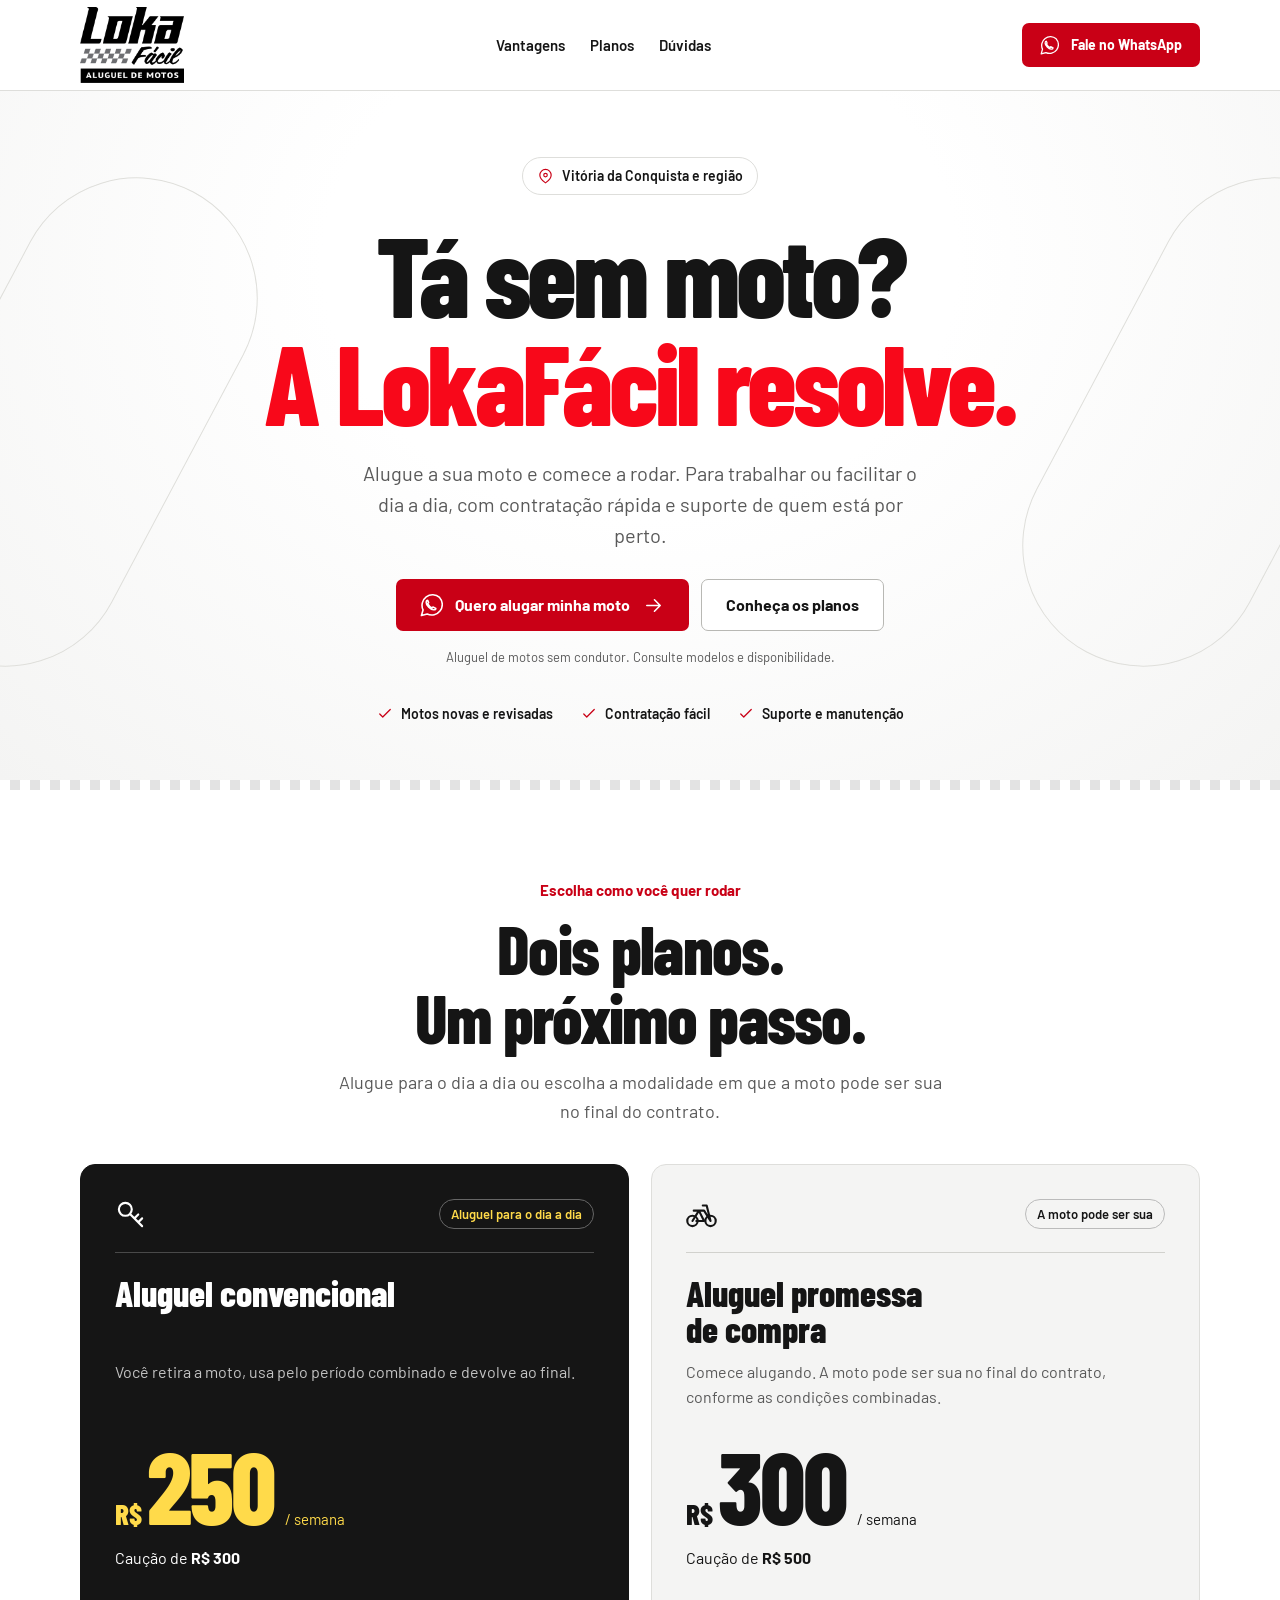
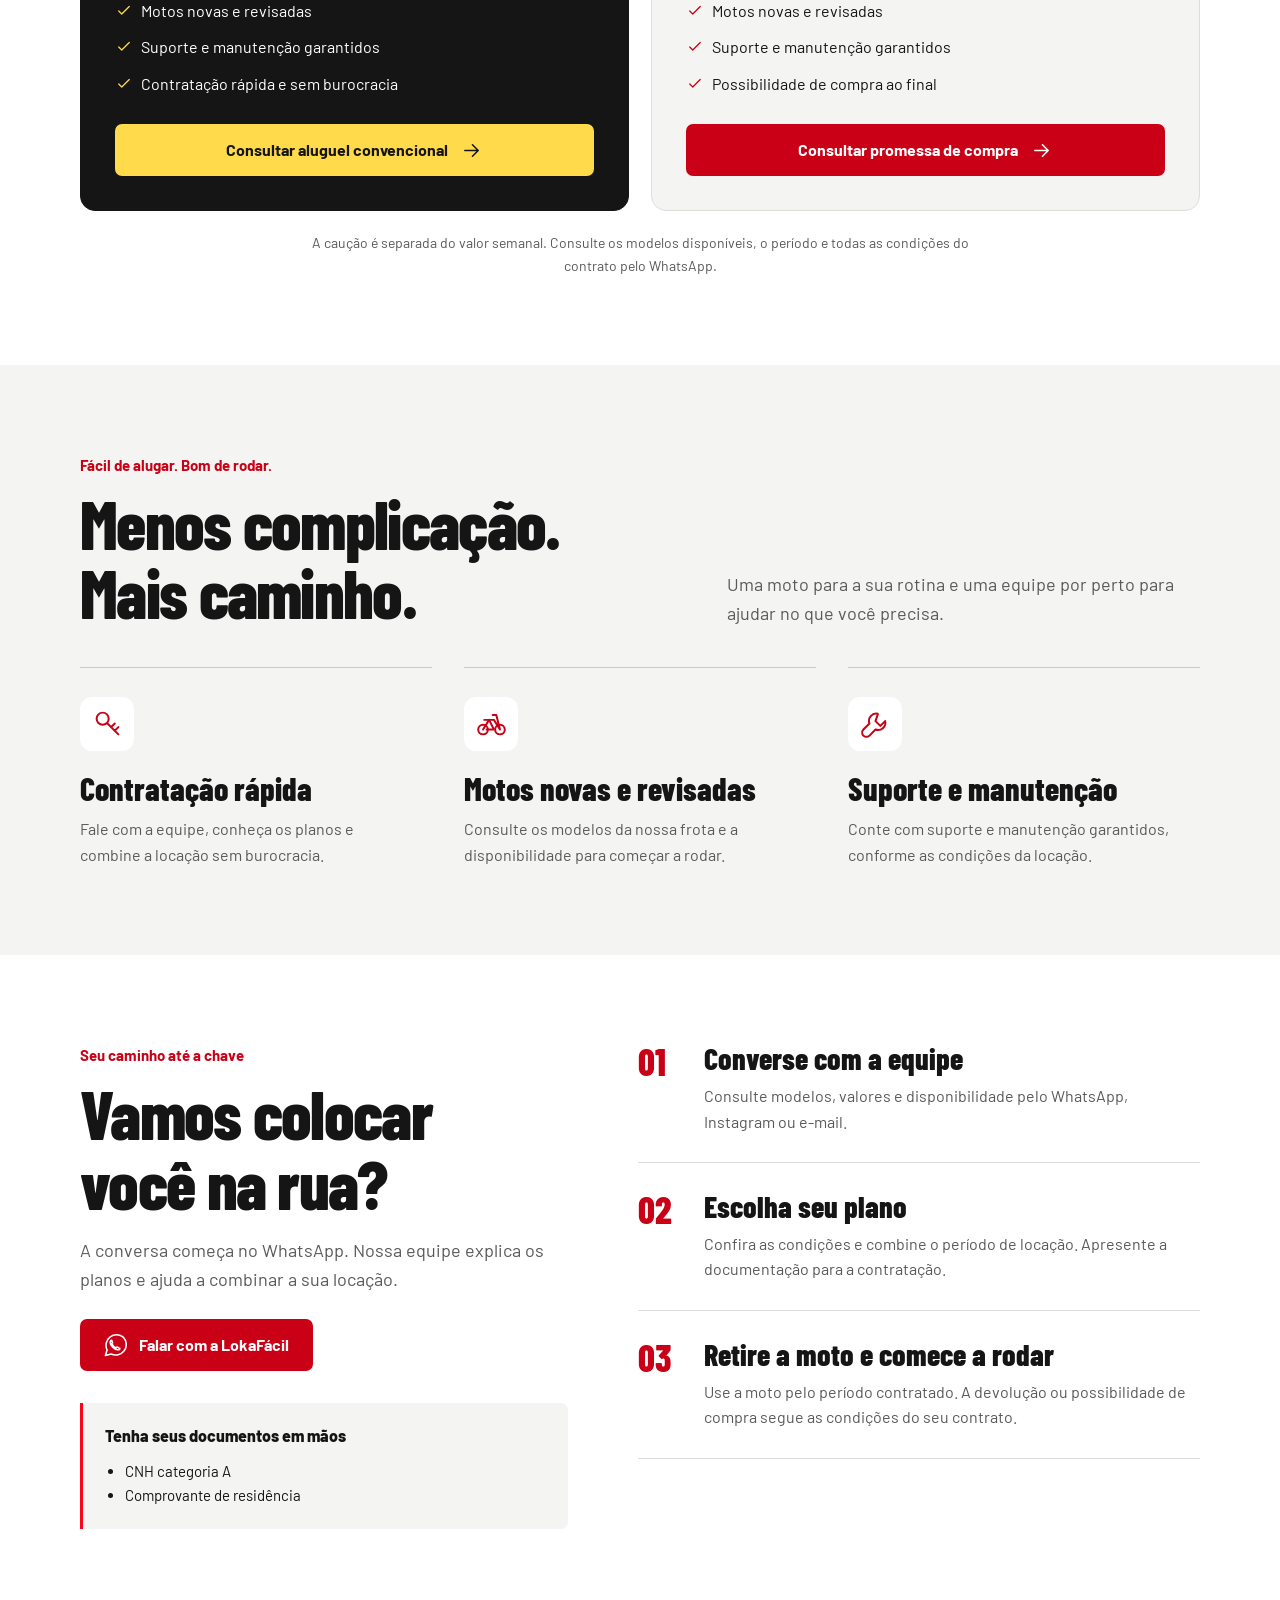
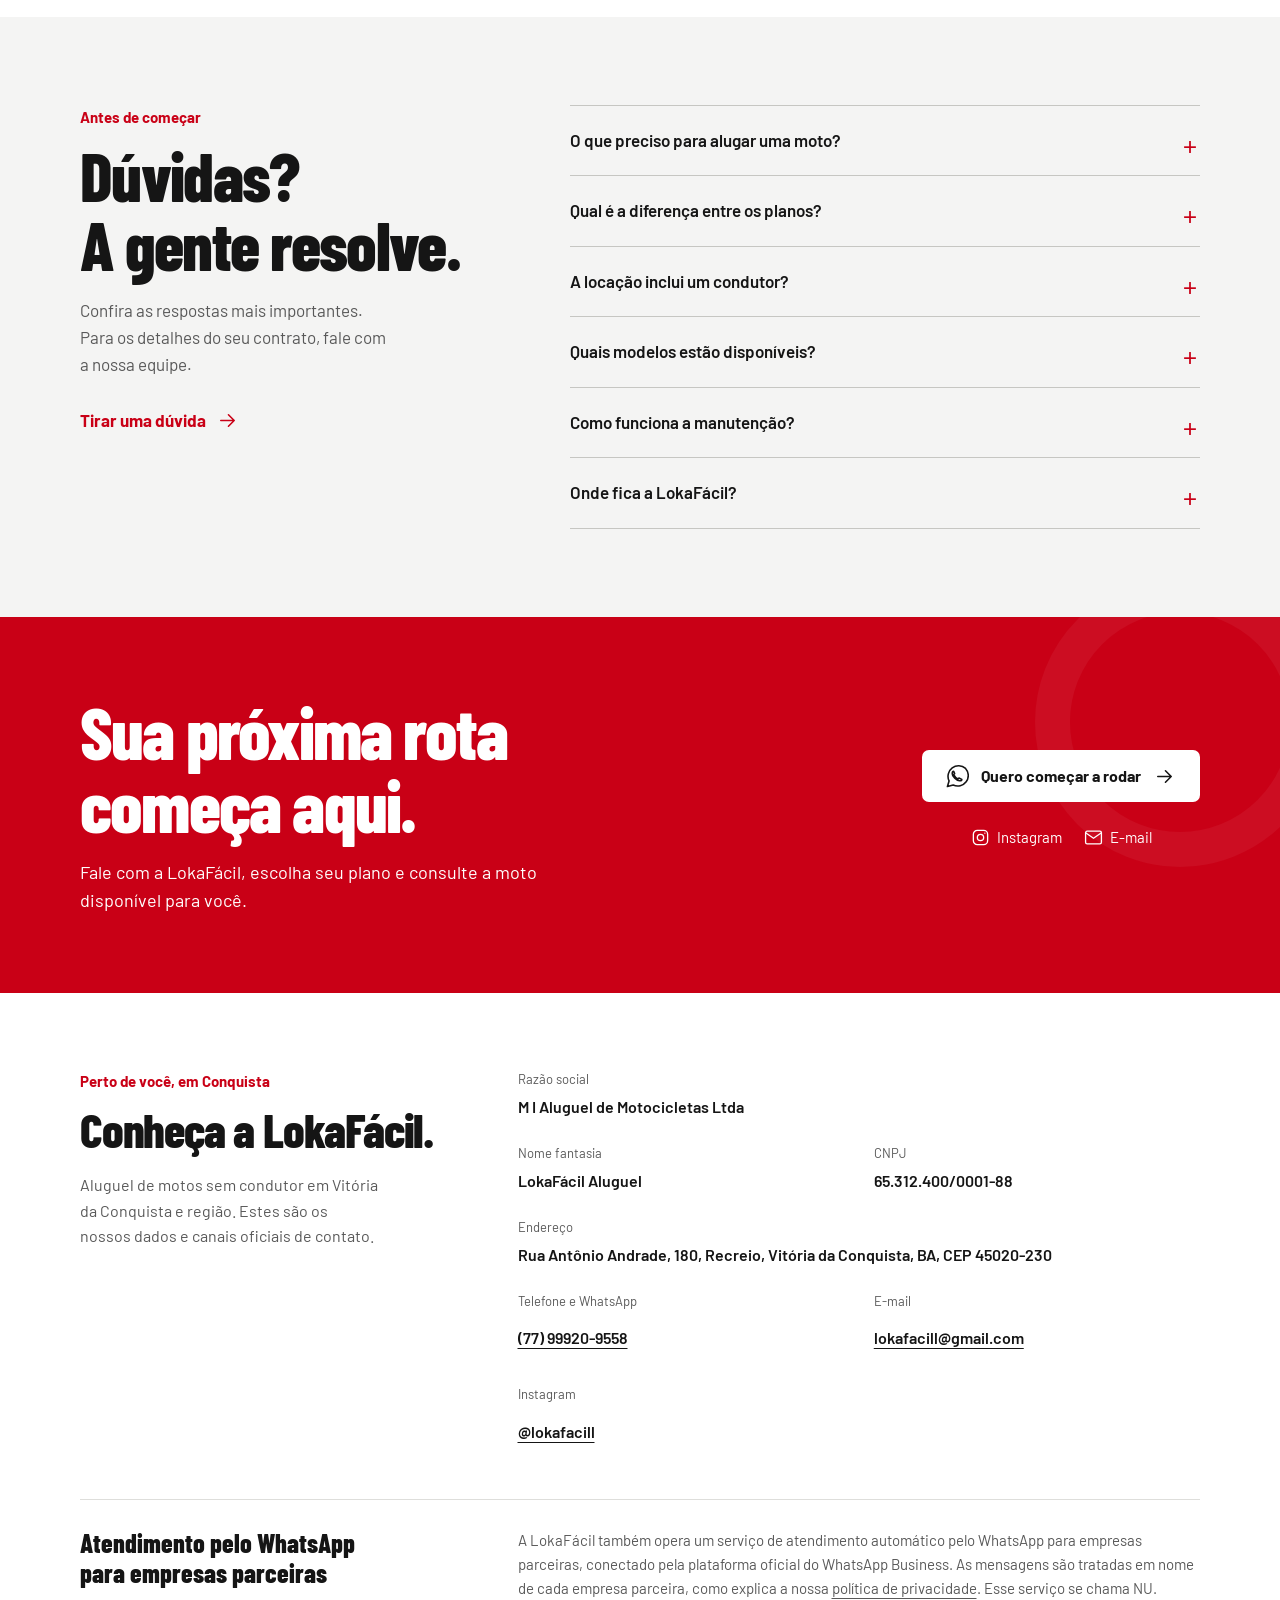
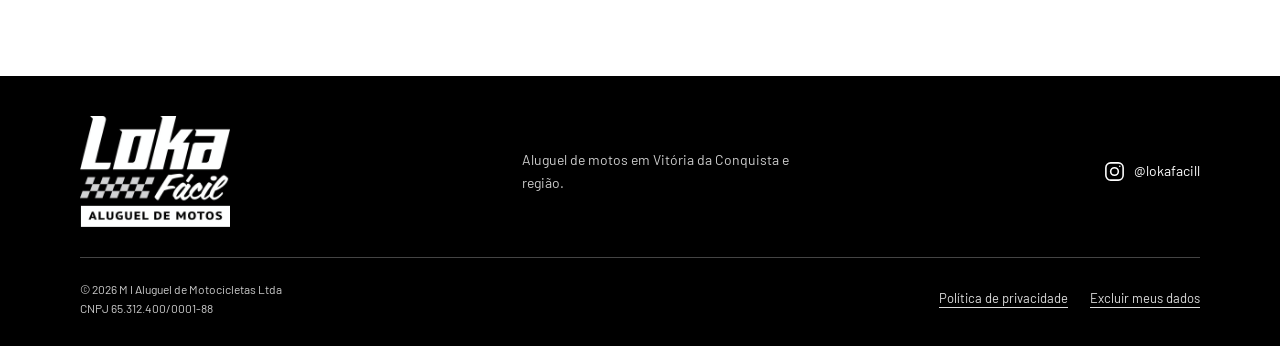
<file: index.html>
<!doctype html>
<html lang="pt-BR">
<head>
<meta charset="utf-8"><meta name="viewport" content="width=device-width, initial-scale=1"><title>LokaFácil Aluguel | Aluguel de motos em Vitória da Conquista</title><meta name="description" content="Alugue sua moto em Vitória da Conquista. Plano convencional por R$ 250 por semana e promessa de compra por R$ 300 por semana. Consulte disponibilidade."><meta name="theme-color" content="#f8081a"><link rel="canonical" href="https://lokafacill.com.br/"><link rel="icon" href="[data-uri]" type="image/jpeg"><meta property="og:title" content="LokaFácil Aluguel | Aluguel de motos em Vitória da Conquista"><meta property="og:description" content="Alugue sua moto em Vitória da Conquista. Plano convencional por R$ 250 por semana e promessa de compra por R$ 300 por semana. Consulte disponibilidade."><meta property="og:url" content="https://lokafacill.com.br/"><meta property="og:type" content="website"><meta property="og:locale" content="pt_BR"><meta property="og:image" content="https://lokafacill.com.br/img/og-lokafacil.png"><meta property="og:image:width" content="1200"><meta property="og:image:height" content="630"><meta property="og:image:alt" content="LokaFácil Aluguel — aluguel de motos em Vitória da Conquista"><link rel="preconnect" href="https://fonts.googleapis.com"><link rel="preconnect" href="https://fonts.gstatic.com" crossorigin><link href="https://fonts.googleapis.com/css2?family=Barlow:wght@400;600;700&family=Barlow+Condensed:ital,wght@0,700;0,800;0,900;1,900&display=swap" rel="stylesheet"><style>
:root{--red:#f8081a;--action:#c90016;--ink:#151515;--muted:#595959;--paper:#fff;--soft:#f4f4f3;--line:#dededb;--yellow:#ffda4a;--display:'Barlow Condensed','Impact',sans-serif;--body:'Barlow','Verdana',sans-serif}
*{box-sizing:border-box}html{scroll-behavior:smooth;scroll-padding-top:150px}body{margin:0;color:var(--ink);background:var(--paper);font-family:var(--body);font-size:17px;line-height:1.6}a{color:inherit;text-underline-offset:4px}a,summary{-webkit-tap-highlight-color:transparent}a:focus-visible,summary:focus-visible{outline:3px solid #1768aa;outline-offset:5px}h1,h2,h3,p{margin:0}h1,h2,h3{font-family:var(--display);font-weight:800;line-height:1.02}h2{font-size:clamp(40px,5.3vw,68px);letter-spacing:-.025em}h3{font-size:32px}img,svg{max-width:100%}.wrap{width:min(1120px,calc(100% - 48px));margin-inline:auto}.svg-defs{position:absolute;width:0;height:0;overflow:hidden}.icon{width:23px;height:23px;flex:none;fill:none;stroke:currentColor;stroke-width:1.65;stroke-linecap:round;stroke-linejoin:round}.nowrap{white-space:nowrap}.skip{position:fixed;z-index:100;left:16px;top:-100px;background:var(--ink);color:white;padding:12px 20px}.skip:focus{top:12px}.button{min-height:52px;display:inline-flex;align-items:center;justify-content:center;gap:12px;padding:12px 24px;border-radius:7px;text-decoration:none;font-size:16px;font-weight:700;line-height:1.4;transition:background .16s,transform .16s}.button:hover{transform:translateY(-2px)}.button-primary{color:#fff;background:var(--action)}.button-primary:hover{background:#aa0012}.button-secondary{background:#fff;border:1px solid #b8b8b4}.button-secondary:hover{background:var(--soft)}.button-dark{background:var(--ink);color:#fff}.button-light{background:#fff;color:var(--ink)}.button-yellow{background:var(--yellow);color:var(--ink)}.button-full{width:100%}.brand{display:inline-flex;align-items:center;text-decoration:none;flex:none;line-height:1}.brand img{display:block;width:104px;height:auto}.footer .brand img{width:150px}.site-header{position:sticky;top:0;z-index:30;background:rgba(255,255,255,.96);border-bottom:1px solid var(--line);backdrop-filter:blur(12px)}.header-inner{display:flex;align-items:center;justify-content:space-between;gap:20px;min-height:90px}.main-nav{display:flex;gap:25px}.main-nav a{min-width:44px;display:flex;align-items:center;min-height:44px;text-decoration:none;font-size:15px;font-weight:600}.main-nav a:hover{color:var(--action)}.header-cta{min-height:44px;padding:10px 18px;font-size:14px}.header-cta .icon{width:19px;height:19px}
.hero{position:relative;overflow:clip;padding:66px 0 54px;text-align:center;background:radial-gradient(ellipse at 50% 25%,#fff 35%,#f4f4f3 100%)}.hero::before,.hero::after{content:'';position:absolute;width:240px;height:520px;top:70px;border:1px solid #dfdfdb;transform:rotate(28deg);border-radius:150px;pointer-events:none}.hero::before{left:calc(50% - 690px)}.hero::after{right:calc(50% - 690px)}.hero-content{position:relative;z-index:1}.location{display:inline-flex;align-items:center;gap:8px;font-size:14px;font-weight:600;border:1px solid var(--line);border-radius:30px;padding:7px 14px;background:#fff}.location .icon{width:17px;height:17px;color:var(--action)}.hero h1{font-size:clamp(64px,8.7vw,116px);letter-spacing:-.035em;line-height:.97;margin:25px auto 22px;max-width:960px}.hero h1 span{display:block;color:var(--red)}.hero-description{max-width:575px;margin:auto;color:var(--muted);font-size:20px;line-height:1.55}.hero-actions{display:flex;justify-content:center;gap:12px;margin-top:28px}.hero-note{margin-top:16px;font-size:13px;color:var(--muted)}.hero-bottom{display:flex;justify-content:center;gap:27px;list-style:none;padding:0;margin:35px 0 0;font-size:14px;font-weight:600}.hero-bottom li{display:flex;align-items:center;gap:7px}.hero-bottom .icon{color:var(--action);width:18px;height:18px}.checkered{height:10px;background:conic-gradient(var(--ink) 25%,#fff 0 50%,var(--ink) 0 75%,#fff 0);background-size:20px 20px;opacity:.12}
.section{padding:88px 0}.section-heading{max-width:760px;margin:0 auto 38px;text-align:center}.section-heading p{margin-top:16px;color:var(--muted);font-size:18px;max-width:610px;margin-inline:auto}.section-kicker{display:block;color:var(--action);font-size:15px;font-weight:700;margin-bottom:12px}.plans-grid{display:grid;grid-template-columns:1fr 1fr;gap:22px;align-items:stretch}.plan{min-width:0;border:1px solid var(--line);border-radius:15px;padding:34px;position:relative;display:flex;flex-direction:column}.plan-dark{background:var(--ink);color:#fff;border-color:var(--ink)}.plan-light{background:var(--soft)}.plan-top{display:flex;align-items:center;justify-content:space-between;gap:12px;padding-bottom:22px;border-bottom:1px solid #d1d1cd}.plan-dark .plan-top{border-color:#494949}.plan-label{font-size:13px;border:1px solid #bbb;border-radius:30px;padding:4px 11px;font-weight:600;white-space:normal;text-align:center}.plan-dark .plan-label{border-color:#666;color:var(--yellow)}.plan-top .icon{width:31px;height:31px}.plan h3{min-height:2.04em;margin-top:22px;font-size:36px;max-width:340px}.plan-description{font-size:16px;line-height:1.55;min-height:50px;margin-top:12px;color:var(--muted)}.plan-dark .plan-description{color:#c4c4c4}.price{display:flex;flex-wrap:wrap;row-gap:8px;align-items:baseline;gap:5px;margin-top:25px;font-family:var(--display);font-weight:800;line-height:1}.price-currency{font-size:29px}.price-value{font-size:100px;letter-spacing:-.03em}.price-period{font-family:var(--body);font-size:15px;font-weight:400;margin-left:6px}.plan-dark .price{color:var(--yellow)}.deposit{margin-top:10px;font-size:16px}.deposit strong{font-weight:700}.plan-list{list-style:none;padding:0;margin:27px 0 28px;display:grid;gap:11px;font-size:16px}.plan-list li{display:flex;align-items:flex-start;gap:8px}.plan-list .icon{width:18px;height:18px;margin-top:4px;color:var(--action)}.plan-dark .plan-list .icon{color:var(--yellow)}.plan .button{margin-top:auto}.plans-note{max-width:710px;text-align:center;margin:21px auto 0;font-size:14px;color:var(--muted)}
.advantages{background:var(--soft)}.advantages-heading{display:grid;grid-template-columns:1.2fr 1fr;gap:80px;align-items:end;margin-bottom:39px}.advantages-heading p{color:var(--muted);font-size:18px}.benefits{display:grid;grid-template-columns:repeat(3,1fr);gap:32px}.benefit{padding-top:29px;border-top:1px solid #c9c9c5}.benefit-icon{width:54px;height:54px;display:grid;place-items:center;color:var(--action);background:#fff;border-radius:12px;margin-bottom:21px}.benefit-icon .icon{width:29px;height:29px}.benefit p{color:var(--muted);font-size:16px;margin-top:12px;max-width:330px}
.process-layout{display:grid;grid-template-columns:1fr 1.15fr;gap:70px;align-items:start}.process-copy p{margin:18px 0 26px;color:var(--muted);font-size:18px}.documents{margin-top:32px;padding:22px;background:var(--soft);border-left:3px solid var(--red);border-radius:0 7px 7px 0}.documents h3{font-family:var(--body);font-size:16px;line-height:1.4}.documents ul{margin:11px 0 0;padding-left:20px;font-size:15px}.steps{list-style:none;margin:0;padding:0}.steps li{display:grid;grid-template-columns:48px 1fr;gap:18px;padding:0 0 28px;margin-bottom:28px;border-bottom:1px solid var(--line)}.steps li:last-child{margin-bottom:0}.step-number{font-family:var(--display);font-size:37px;font-weight:800;color:var(--action);line-height:1}.steps h3{font-size:30px}.steps p{color:var(--muted);font-size:16px;margin-top:9px}
.faq{background:var(--soft)}.faq-layout{display:grid;grid-template-columns:.8fr 1.2fr;gap:70px}.faq-intro p{color:var(--muted);margin-top:18px;max-width:310px}.faq-intro a{display:inline-flex;min-height:44px;align-items:center;gap:10px;margin-top:20px;font-weight:700;color:var(--action);text-decoration:none}.faq-list details{border-bottom:1px solid #c6c6c2;padding:0}.faq-list details:first-child{border-top:1px solid #c6c6c2}.faq-list summary{position:relative;list-style:none;cursor:pointer;padding:22px 38px 22px 0;font-size:17px;font-weight:600;line-height:1.5;min-height:66px}.faq-list summary::-webkit-details-marker{display:none}.faq-list summary::after{content:'+';position:absolute;right:3px;top:17px;font-size:28px;color:var(--action);font-weight:400}.faq-list details[open] summary::after{content:'−'}.faq-list details p{margin:0 0 23px;color:var(--muted);font-size:16px}
.contact{padding:78px 0;background:var(--action);color:#fff;position:relative;overflow:clip}.contact::after{content:'';width:220px;height:220px;position:absolute;right:-45px;top:-40px;border:35px solid #ffffff0d;border-radius:50%;pointer-events:none}.contact-layout{display:flex;align-items:center;justify-content:space-between;gap:60px;position:relative;z-index:1}.contact-copy{max-width:590px}.contact h2{font-size:clamp(44px,5.7vw,72px)}.contact-copy p{margin-top:16px;max-width:470px;font-size:18px}.contact-actions{flex:none;display:grid;gap:13px;min-width:265px}.contact-links{display:flex;justify-content:center;gap:22px}.contact-links a{display:inline-flex;gap:7px;align-items:center;min-height:44px;font-size:15px;text-decoration:none}.contact-links .icon{width:19px;height:19px}
.company{padding:76px 0}.company-layout{display:grid;grid-template-columns:.7fr 1.3fr;gap:70px}.company-heading h2{font-size:48px}.company-heading p{margin-top:18px;color:var(--muted);max-width:300px;font-size:16px}.company-data{display:grid;grid-template-columns:1fr 1fr;gap:24px 30px;margin:0}.company-data div{min-width:0}.company-data .wide{grid-column:1/-1}.company-data dt{font-size:13px;color:var(--muted);margin-bottom:5px}.company-data dd{margin:0;font-size:16px;font-weight:600;line-height:1.5;overflow-wrap:anywhere}.company-data dd a{min-height:44px;display:inline-flex;align-items:center}.business-service{margin-top:45px;border-top:1px solid var(--line);padding-top:28px;display:grid;grid-template-columns:.7fr 1.3fr;gap:70px}.business-service h3{font-size:26px;line-height:1.15}.business-service p{font-size:15px;color:var(--muted)}
.footer{background:#000;color:#fff;padding:40px 0 25px}.footer-top{display:flex;align-items:center;gap:30px;justify-content:space-between;padding-bottom:30px;border-bottom:1px solid #444}.footer-top p{font-size:14px;color:#ccc;max-width:290px}.footer-instagram{display:inline-flex;align-items:center;gap:8px;min-height:44px;font-size:14px;text-decoration:none}.footer-bottom{display:flex;justify-content:space-between;align-items:center;gap:25px;margin-top:19px}.footer-bottom p{font-size:12px;color:#ccc}.footer-bottom nav{display:flex;gap:22px}.footer-bottom a{display:flex;align-items:center;min-height:44px;font-size:13px;color:#ddd}.mobile-cta{display:none}
.document-header{padding:58px 0;background:var(--soft);border-bottom:1px solid var(--line)}.document-header h1{font-size:clamp(46px,7vw,78px);margin-top:25px}.documento{width:min(800px,calc(100% - 48px));margin:55px auto 80px}.documento h2{font-size:34px;margin-bottom:18px;line-height:1.15}.documento h3{font-size:24px;margin:22px 0 10px}.documento section{margin-top:38px}.documento p,.documento li{font-size:17px}.documento p+p{margin-top:15px}.documento ul{padding-left:25px}.documento a{color:var(--action);overflow-wrap:anywhere}.documento .junto{white-space:nowrap}.documento .atualizada{font-size:15px;color:var(--muted)}.documento [id]{scroll-margin-top:25px}
@media(min-width:769px) and (prefers-reduced-motion:no-preference){.hero h1{animation:arrive .65s ease both}.hero-description{animation:arrive .65s .12s ease both}.hero-actions{animation:arrive .65s .22s ease both}@keyframes arrive{from{opacity:0;transform:translateY(15px)}to{opacity:1;transform:none}}}
@media(max-width:1024px){.main-nav{gap:18px}.hero h1{font-size:99px}.advantages-heading,.process-layout,.faq-layout,.company-layout,.business-service{gap:35px}.contact-layout{gap:30px}.contact-copy{max-width:520px}.plan{padding:28px}}
@media(max-width:768px){.wrap{width:calc(100% - 40px)}html{scroll-padding-top:140px}.header-inner{flex-wrap:wrap;gap:0;padding-top:13px;min-height:0}.brand img{width:90px}.header-cta{margin-left:auto}.main-nav{width:100%;justify-content:center;gap:35px;order:3;margin-top:8px}.main-nav a{font-size:14px;min-height:45px}.hero{padding:43px 0 43px}.hero h1{font-size:clamp(60px,10vw,86px);margin-top:22px;max-width:640px}.hero-description{font-size:18px;max-width:470px}.hero::before{left:-190px}.hero::after{right:-190px}.hero-bottom{gap:16px;font-size:12px;margin-top:26px}.hero-bottom li{gap:4px}.hero-bottom .icon{width:15px;height:15px}.section{padding:62px 0}.section-heading{margin-bottom:29px}.section-heading p{font-size:17px}.plan{padding:25px}.plan h3{font-size:31px}.plan-label{font-size:12px}.price-value{font-size:88px}.price-period{font-size:13px;margin-left:1px}.price-currency{font-size:24px}.plan-description,.plan-list,.deposit{font-size:15px}.advantages-heading{grid-template-columns:1fr;gap:17px}.benefits{gap:22px}.benefit h3{font-size:29px}.benefit p{font-size:15px}.process-layout,.faq-layout,.company-layout{grid-template-columns:1fr;gap:36px}.process-copy{max-width:640px}.documents{max-width:440px}.faq-intro p{max-width:500px}.contact{padding:58px 0}.contact-layout{flex-direction:column;align-items:flex-start;gap:29px}.contact-copy{max-width:620px}.contact-actions{min-width:0;width:min(390px,100%)}.contact-links{justify-content:flex-start;padding-left:8px}.company{padding:60px 0}.company-heading h2{font-size:43px}.company-heading p{max-width:500px}.business-service{grid-template-columns:1fr;gap:15px}.footer-top{flex-wrap:wrap;gap:20px}.footer-top p{max-width:220px}.footer-bottom{align-items:flex-start}.footer-bottom nav{gap:12px;flex-direction:column}.footer-bottom a{min-height:44px}.documento{width:calc(100% - 40px)}}
@media(max-width:540px){.wrap{width:calc(100% - 36px)}.header-cta{padding:9px 11px;font-size:13px;gap:7px}.header-cta .icon{width:17px;height:17px}.main-nav{gap:0;justify-content:space-around}.main-nav a{padding-inline:12px}.hero{padding:35px 0 36px}.location{font-size:12px;padding:6px 11px}.hero h1{font-size:clamp(57px,14.3vw,77px);line-height:.99;letter-spacing:-.028em;max-width:380px}.hero h1 span{max-width:320px;margin-inline:auto}.hero-description{font-size:16px;max-width:330px}.hero-actions{flex-direction:column;gap:9px;max-width:350px;margin:24px auto 0}.hero-actions .button{width:100%}.hero-note{font-size:12px;max-width:290px;margin-inline:auto;line-height:1.5}.hero-bottom{flex-wrap:wrap;gap:7px 14px;font-size:12px;max-width:320px;margin-inline:auto}.hero::before,.hero::after{display:none}.section{padding:53px 0}.section-heading{text-align:left;margin-bottom:25px}.section-heading h2{font-size:46px}.section-heading p{font-size:16px}.section-kicker{font-size:14px;margin-bottom:10px}.plans-grid{grid-template-columns:1fr;gap:18px}.plan{padding:26px}.plan h3{min-height:0;font-size:35px}.plan-description{min-height:0}.price-value{font-size:98px}.price-period{font-size:15px;margin-left:6px}.plan-list{margin:24px 0}.plans-note{text-align:left;font-size:13px;line-height:1.6}.advantages-heading{margin-bottom:20px}.advantages-heading h2{font-size:45px}.advantages-heading p{font-size:16px}.benefits{grid-template-columns:1fr;gap:0}.benefit{position:relative;display:grid;grid-template-columns:48px 1fr;column-gap:17px;padding:23px 0}.benefit-icon{grid-row:1/3;width:48px;height:48px;margin:0}.benefit h3{font-size:28px;margin-top:0}.benefit p{font-size:15px;margin-top:9px;max-width:none}.process-layout{gap:30px}.process-copy h2,.faq-intro h2{font-size:45px}.process-copy p{font-size:16px;margin-bottom:21px}.documents{margin-top:23px}.steps li{grid-template-columns:37px 1fr;gap:13px;margin-bottom:22px;padding-bottom:22px}.steps h3{font-size:28px}.steps p{font-size:15px}.faq-layout{gap:27px}.faq-intro a{margin-top:12px}.faq-list summary{font-size:16px;padding-block:19px}.faq-list details p{font-size:15px}.contact h2{font-size:53px}.contact-copy p{font-size:16px}.contact{padding:50px 0}.contact-actions{width:100%}.company-data{grid-template-columns:1fr;gap:20px}.company-data .wide{grid-column:auto}.company-data dd{font-size:15px}.company-heading h2{font-size:40px}.business-service p{font-size:14px}.footer{padding-bottom:105px}.footer-top{gap:17px;align-items:flex-start;flex-direction:column}.footer-top p{max-width:300px}.footer-bottom{flex-direction:column;gap:12px}.footer-bottom nav{flex-direction:row;flex-wrap:wrap;gap:8px 20px}.footer-bottom a{min-height:44px}.mobile-cta{display:flex;position:fixed;z-index:35;bottom:0;left:0;right:0;padding:10px 18px calc(10px + env(safe-area-inset-bottom));background:#fffffff5;border-top:1px solid var(--line);backdrop-filter:blur(10px)}.mobile-cta .button{min-height:46px;width:100%;font-size:15px}.document-header{padding:35px 0}.documento{width:calc(100% - 36px);margin-top:35px}.documento h2{font-size:29px}.documento p,.documento li{font-size:16px}.privacy-page .footer{padding-bottom:30px}}
@media(prefers-reduced-motion:reduce){html{scroll-behavior:auto}*,*::before,*::after{animation:none!important;transition:none!important}}
</style>
</head>
<body>
<!-- Front-end estático V1. CSS e ícones embutidos. Contato por links; não coleta dados. -->
<a class="skip" href="#conteudo">Pular para o conteúdo</a><svg xmlns="http://www.w3.org/2000/svg" class="svg-defs" aria-hidden="true"><defs><symbol id="arrow" viewBox="0 0 24 24"><path d="M5 12h14m-6-6 6 6-6 6"/></symbol><symbol id="pin" viewBox="0 0 24 24"><path d="M20 10c0 6-8 11-8 11S4 16 4 10a8 8 0 1 1 16 0Z"/><circle cx="12" cy="10" r="2.5"/></symbol><symbol id="check" viewBox="0 0 24 24"><path d="m5 12 4 4L19 6"/></symbol><symbol id="bike" viewBox="0 0 24 24"><circle cx="5" cy="17" r="4"/><circle cx="19" cy="17" r="4"/><path d="m5 17 5-8h4l5 8M8 17h6l-4-8M13 5h3l3 12M6 9h4"/></symbol><symbol id="key" viewBox="0 0 24 24"><circle cx="8" cy="8" r="5"/><path d="m12 12 9 9m-3-3 3-3m-6 0 3-3"/></symbol><symbol id="tool" viewBox="0 0 24 24"><path d="M14 4a6 6 0 0 0-7 8L2 17a3 3 0 0 0 5 5l5-5a6 6 0 0 0 8-7l-4 4-4-4Z"/></symbol><symbol id="whatsapp" viewBox="0 0 24 24"><path d="M20.4 3.6a11 11 0 0 0-17.2 13L1.5 22.5l6-1.6a11 11 0 0 0 12.9-17.3Z"/><path d="M8 6.5c-.5 0-1.5 1-1.5 2.5 0 3 4.5 7.5 7.5 7.5 1.5 0 2.5-1 2.5-1.5l-3-1.5-1 1c-2-1-3.5-2.5-4.5-4.5l1-1Z"/></symbol><symbol id="mail" viewBox="0 0 24 24"><rect x="2" y="4" width="20" height="16" rx="2"/><path d="m2 6 10 7L22 6"/></symbol><symbol id="instagram" viewBox="0 0 24 24"><rect x="3" y="3" width="18" height="18" rx="5"/><circle cx="12" cy="12" r="4"/><path d="M17.5 6.5h.01"/></symbol></defs></svg><header class="site-header"><div class="wrap header-inner"><a class="brand" href="index.html" aria-label="LokaFácil Aluguel — página inicial"><img src="[data-uri]" width="656" height="484" alt="" decoding="async"></a><nav class="main-nav" aria-label="Navegação principal"><a href="#vantagens">Vantagens</a><a href="#planos">Planos</a><a href="#duvidas">Dúvidas</a></nav><a class="button button-primary header-cta" href="https://wa.me/5577999209558" target="_blank" rel="noopener noreferrer"><svg class="icon" aria-hidden="true"><use href="#whatsapp"/></svg> Fale no WhatsApp</a></div></header><main id="conteudo"><section class="hero" aria-labelledby="titulo-principal"><div class="wrap hero-content"><p class="location"><svg class="icon" aria-hidden="true"><use href="#pin"/></svg> Vitória da Conquista e região</p><h1 id="titulo-principal">Tá sem moto?<span>A LokaFácil resolve.</span></h1><p class="hero-description">Alugue a sua moto e comece a rodar. Para trabalhar ou facilitar o dia a dia, com contratação rápida e suporte de quem está por perto.</p><div class="hero-actions"><a class="button button-primary" href="https://wa.me/5577999209558" target="_blank" rel="noopener noreferrer"><svg class="icon" aria-hidden="true"><use href="#whatsapp"/></svg> Quero alugar minha moto <svg class="icon" aria-hidden="true"><use href="#arrow"/></svg></a><a class="button button-secondary" href="#planos">Conheça os planos</a></div><p class="hero-note">Aluguel de motos sem condutor. Consulte modelos e disponibilidade.</p><ul class="hero-bottom"><li><svg class="icon" aria-hidden="true"><use href="#check"/></svg> Motos novas e revisadas</li><li><svg class="icon" aria-hidden="true"><use href="#check"/></svg> Contratação fácil</li><li><svg class="icon" aria-hidden="true"><use href="#check"/></svg> Suporte e manutenção</li></ul></div></section><div class="checkered" aria-hidden="true"></div><section class="section" id="planos" aria-labelledby="titulo-planos"><div class="wrap"><div class="section-heading"><span class="section-kicker">Escolha como você quer rodar</span><h2 id="titulo-planos">Dois planos.<br>Um próximo passo.</h2><p>Alugue para o dia a dia ou escolha a modalidade em que a moto pode ser sua no final do contrato.</p></div><div class="plans-grid"><article class="plan plan-dark" aria-labelledby="plano-convencional"><div class="plan-top"><svg class="icon" aria-hidden="true"><use href="#key"/></svg><span class="plan-label">Aluguel para o dia a dia</span></div><h3 id="plano-convencional">Aluguel convencional</h3><p class="plan-description">Você retira a moto, usa pelo período combinado e devolve ao final.</p><p class="price"><span class="price-currency">R$</span><span class="price-value">250</span><span class="price-period">/ semana</span></p><p class="deposit">Caução de <strong class="nowrap">R$ 300</strong></p><ul class="plan-list"><li><svg class="icon" aria-hidden="true"><use href="#check"/></svg> Motos novas e revisadas</li><li><svg class="icon" aria-hidden="true"><use href="#check"/></svg> Suporte e manutenção garantidos</li><li><svg class="icon" aria-hidden="true"><use href="#check"/></svg> Contratação rápida e sem burocracia</li></ul><a class="button button-yellow button-full" href="https://wa.me/5577999209558?text=Ol%C3%A1!%20Quero%20saber%20mais%20sobre%20o%20aluguel%20convencional." target="_blank" rel="noopener noreferrer">Consultar aluguel convencional <svg class="icon" aria-hidden="true"><use href="#arrow"/></svg></a></article><article class="plan plan-light" aria-labelledby="plano-compra"><div class="plan-top"><svg class="icon" aria-hidden="true"><use href="#bike"/></svg><span class="plan-label">A moto pode ser sua</span></div><h3 id="plano-compra">Aluguel promessa<br>de compra</h3><p class="plan-description">Comece alugando. A moto pode ser sua no final do contrato, conforme as condições combinadas.</p><p class="price"><span class="price-currency">R$</span><span class="price-value">300</span><span class="price-period">/ semana</span></p><p class="deposit">Caução de <strong class="nowrap">R$ 500</strong></p><ul class="plan-list"><li><svg class="icon" aria-hidden="true"><use href="#check"/></svg> Motos novas e revisadas</li><li><svg class="icon" aria-hidden="true"><use href="#check"/></svg> Suporte e manutenção garantidos</li><li><svg class="icon" aria-hidden="true"><use href="#check"/></svg> Possibilidade de compra ao final</li></ul><a class="button button-primary button-full" href="https://wa.me/5577999209558?text=Ol%C3%A1!%20Quero%20saber%20mais%20sobre%20o%20aluguel%20promessa%20de%20compra." target="_blank" rel="noopener noreferrer">Consultar promessa de compra <svg class="icon" aria-hidden="true"><use href="#arrow"/></svg></a></article></div><p class="plans-note">A caução é separada do valor semanal. Consulte os modelos disponíveis, o período e todas as condições do contrato pelo WhatsApp.</p></div></section><section class="section advantages" id="vantagens" aria-labelledby="titulo-vantagens"><div class="wrap"><div class="advantages-heading"><div><span class="section-kicker">Fácil de alugar. Bom de rodar.</span><h2 id="titulo-vantagens">Menos complicação.<br>Mais caminho.</h2></div><p>Uma moto para a sua rotina e uma equipe por perto para ajudar no que você precisa.</p></div><div class="benefits"><article class="benefit"><div class="benefit-icon"><svg class="icon" aria-hidden="true"><use href="#key"/></svg></div><h3>Contratação rápida</h3><p>Fale com a equipe, conheça os planos e combine a locação sem burocracia.</p></article><article class="benefit"><div class="benefit-icon"><svg class="icon" aria-hidden="true"><use href="#bike"/></svg></div><h3>Motos novas e revisadas</h3><p>Consulte os modelos da nossa frota e a disponibilidade para começar a rodar.</p></article><article class="benefit"><div class="benefit-icon"><svg class="icon" aria-hidden="true"><use href="#tool"/></svg></div><h3>Suporte e manutenção</h3><p>Conte com suporte e manutenção garantidos, conforme as condições da locação.</p></article></div></div></section><section class="section" aria-labelledby="titulo-processo"><div class="wrap process-layout"><div class="process-copy"><span class="section-kicker">Seu caminho até a chave</span><h2 id="titulo-processo">Vamos colocar<br>você na rua?</h2><p>A conversa começa no WhatsApp. Nossa equipe explica os planos e ajuda a combinar a sua locação.</p><a class="button button-primary" href="https://wa.me/5577999209558" target="_blank" rel="noopener noreferrer"><svg class="icon" aria-hidden="true"><use href="#whatsapp"/></svg> Falar com a LokaFácil</a><aside class="documents" aria-labelledby="titulo-documentos"><h3 id="titulo-documentos">Tenha seus documentos em mãos</h3><ul><li>CNH categoria A</li><li>Comprovante de residência</li></ul></aside></div><ol class="steps"><li><span class="step-number" aria-hidden="true">01</span><div><h3>Converse com a equipe</h3><p>Consulte modelos, valores e disponibilidade pelo WhatsApp, Instagram ou e-mail.</p></div></li><li><span class="step-number" aria-hidden="true">02</span><div><h3>Escolha seu plano</h3><p>Confira as condições e combine o período de locação. Apresente a documentação para a contratação.</p></div></li><li><span class="step-number" aria-hidden="true">03</span><div><h3>Retire a moto e comece a rodar</h3><p>Use a moto pelo período contratado. A devolução ou possibilidade de compra segue as condições do seu contrato.</p></div></li></ol></div></section><section class="section faq" id="duvidas" aria-labelledby="titulo-duvidas"><div class="wrap faq-layout"><div class="faq-intro"><span class="section-kicker">Antes de começar</span><h2 id="titulo-duvidas">Dúvidas?<br>A gente resolve.</h2><p>Confira as respostas mais importantes. Para os detalhes do seu contrato, fale com a nossa equipe.</p><a href="https://wa.me/5577999209558" target="_blank" rel="noopener noreferrer">Tirar uma dúvida <svg class="icon" aria-hidden="true"><use href="#arrow"/></svg></a></div><div class="faq-list"><details><summary>O que preciso para alugar uma moto?</summary><p>Tenha CNH categoria A e comprovante de residência. Nossa equipe orienta você sobre a contratação e as condições da locação.</p></details><details><summary>Qual é a diferença entre os planos?</summary><p>No aluguel convencional, a caução é de R$ 300 e o valor semanal é de R$ 250. No aluguel promessa de compra, a caução é de R$ 500 e o valor semanal é de R$ 300. Nessa modalidade, a moto pode ser sua no final do contrato, conforme as condições combinadas.</p></details><details><summary>A locação inclui um condutor?</summary><p>Não. A LokaFácil trabalha com aluguel de motos sem condutor. Você retira a moto e a utiliza pelo período contratado.</p></details><details><summary>Quais modelos estão disponíveis?</summary><p>Os modelos e a disponibilidade são informados pela equipe no atendimento. Consulte pelo WhatsApp, Instagram ou e-mail antes de combinar sua locação.</p></details><details><summary>Como funciona a manutenção?</summary><p>A LokaFácil oferece suporte e manutenção garantidos. Nossa equipe explica como esse atendimento funciona e as condições previstas no contrato.</p></details><details><summary>Onde fica a LokaFácil?</summary><p>Nosso endereço é Rua Antônio Andrade, 180, Recreio, Vitória da Conquista, BA. O local de retirada da moto é combinado pelo WhatsApp.</p></details></div></div></section><section class="contact" aria-labelledby="titulo-contato"><div class="wrap contact-layout"><div class="contact-copy"><h2 id="titulo-contato">Sua próxima rota<br>começa aqui.</h2><p>Fale com a LokaFácil, escolha seu plano e consulte a moto disponível para você.</p></div><div class="contact-actions"><a class="button button-light" href="https://wa.me/5577999209558" target="_blank" rel="noopener noreferrer"><svg class="icon" aria-hidden="true"><use href="#whatsapp"/></svg> Quero começar a rodar <svg class="icon" aria-hidden="true"><use href="#arrow"/></svg></a><div class="contact-links"><a href="https://www.instagram.com/lokafacill/" target="_blank" rel="noopener noreferrer"><svg class="icon" aria-hidden="true"><use href="#instagram"/></svg> Instagram</a><a href="mailto:lokafacill@gmail.com"><svg class="icon" aria-hidden="true"><use href="#mail"/></svg> E-mail</a></div></div></div></section><section class="company" id="empresa" aria-labelledby="titulo-empresa"><div class="wrap"><div class="company-layout"><div class="company-heading"><span class="section-kicker">Perto de você, em Conquista</span><h2 id="titulo-empresa">Conheça a LokaFácil.</h2><p>Aluguel de motos sem condutor em Vitória da Conquista e região. Estes são os nossos dados e canais oficiais de contato.</p></div><dl class="company-data"><div class="wide"><dt>Razão social</dt><dd>M I Aluguel de Motocicletas Ltda</dd></div><div><dt>Nome fantasia</dt><dd>LokaFácil Aluguel</dd></div><div><dt>CNPJ</dt><dd class="nowrap">65.312.400/0001-88</dd></div><div class="wide"><dt>Endereço</dt><dd>Rua Antônio Andrade, 180, Recreio, Vitória da Conquista, BA, <span class="nowrap">CEP 45020-230</span></dd></div><div><dt>Telefone e WhatsApp</dt><dd><a class="nowrap" href="tel:+5577999209558">(77) 99920-9558</a></dd></div><div><dt>E-mail</dt><dd><a href="mailto:lokafacill@gmail.com">lokafacill@gmail.com</a></dd></div><div><dt>Instagram</dt><dd><a href="https://www.instagram.com/lokafacill/" target="_blank" rel="noopener noreferrer">@lokafacill</a></dd></div></dl></div><div class="business-service"><h3>Atendimento pelo WhatsApp<br>para empresas parceiras</h3><p>A LokaFácil também opera um serviço de atendimento automático pelo WhatsApp para empresas parceiras, conectado pela plataforma oficial do WhatsApp Business. As mensagens são tratadas em nome de cada empresa parceira, como explica a nossa <a href="privacidade.html">política de privacidade</a>. Esse serviço se chama NU.</p></div></div></section></main><footer class="footer"><div class="wrap footer-top"><a class="brand" href="index.html" aria-label="LokaFácil Aluguel — página inicial"><img src="[data-uri]" width="656" height="484" alt="" decoding="async"></a><p>Aluguel de motos em Vitória da Conquista e região.</p><a class="footer-instagram" href="https://www.instagram.com/lokafacill/" target="_blank" rel="noopener noreferrer"><svg class="icon" aria-hidden="true"><use href="#instagram"/></svg> @lokafacill</a></div><div class="wrap footer-bottom"><p>© 2026 M I Aluguel de Motocicletas Ltda<br><span class="nowrap">CNPJ 65.312.400/0001-88</span></p><nav aria-label="Informações legais"><a href="privacidade.html">Política de privacidade</a><a href="privacidade.html#exclusao">Excluir meus dados</a></nav></div></footer><div class="mobile-cta"><a class="button button-primary" href="https://wa.me/5577999209558" target="_blank" rel="noopener noreferrer"><svg class="icon" aria-hidden="true"><use href="#whatsapp"/></svg> Quero alugar minha moto <svg class="icon" aria-hidden="true"><use href="#arrow"/></svg></a></div>
</body>
</html>
</file>
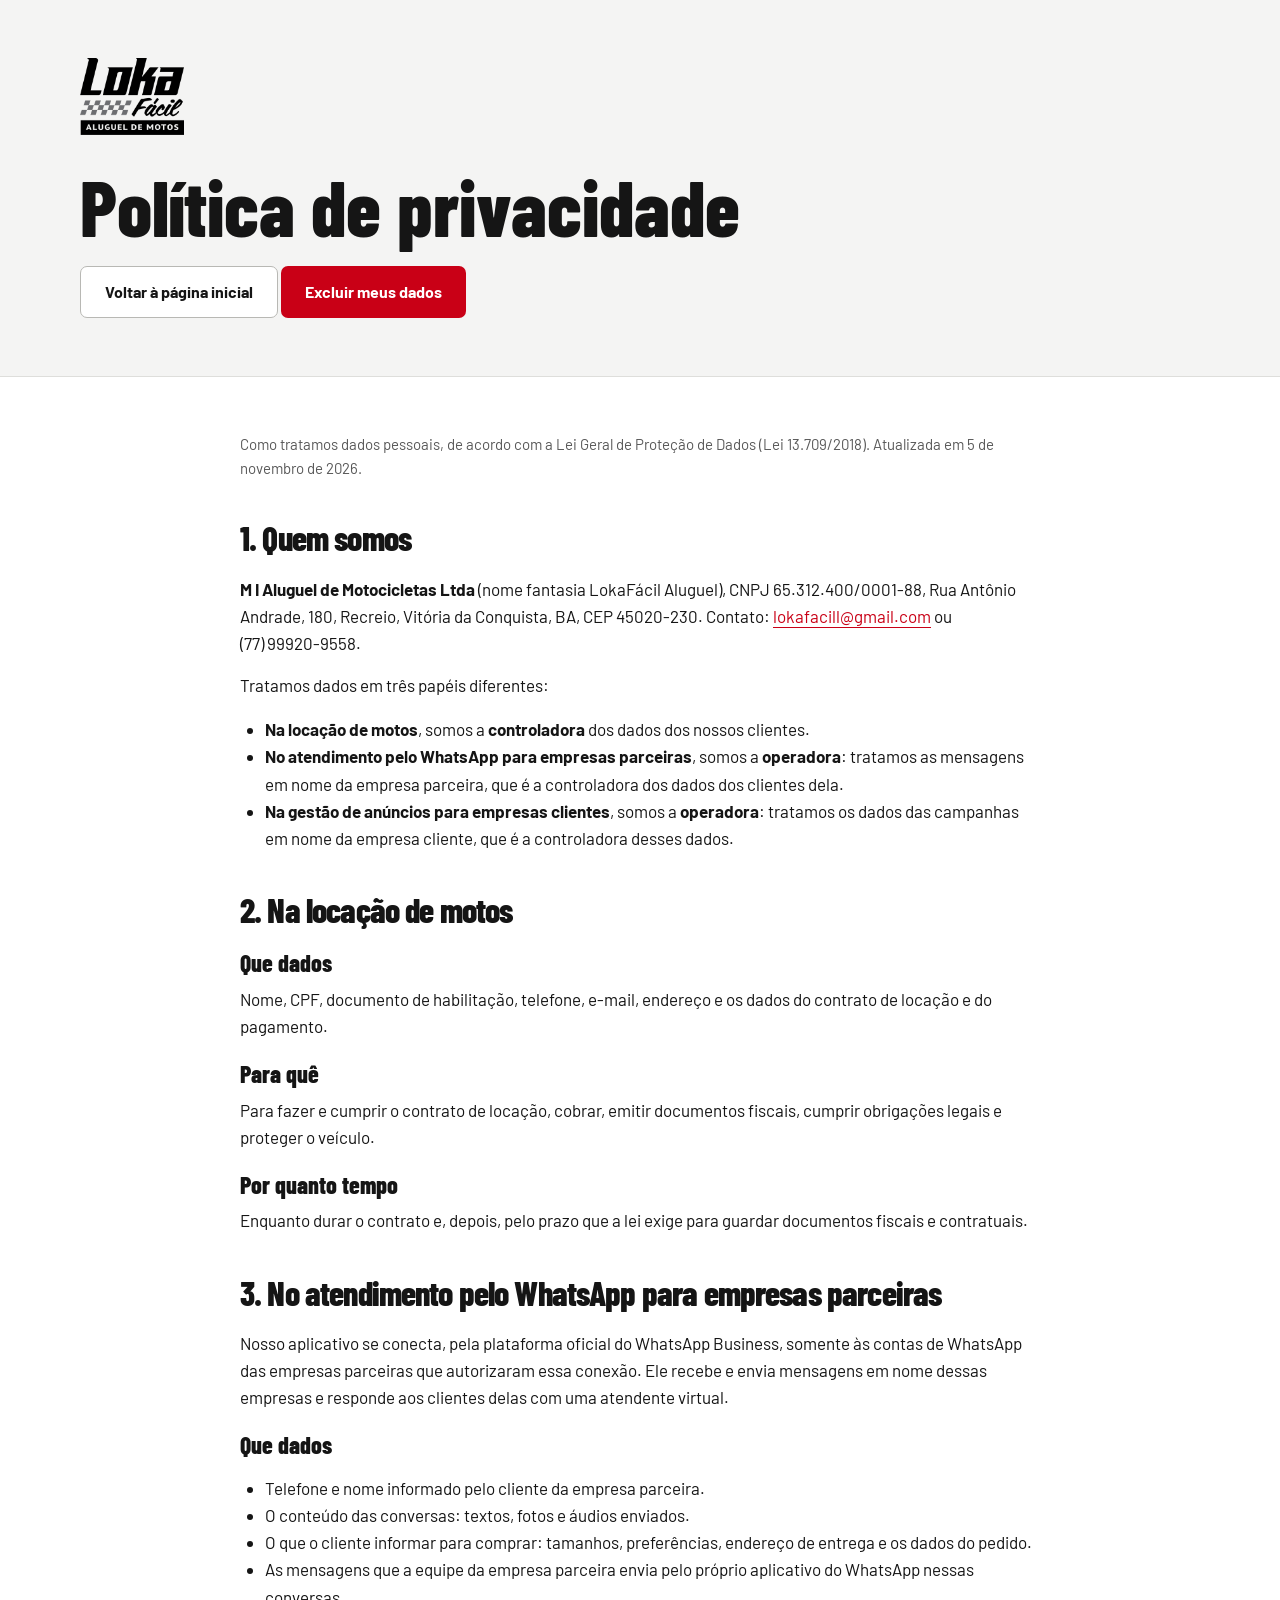
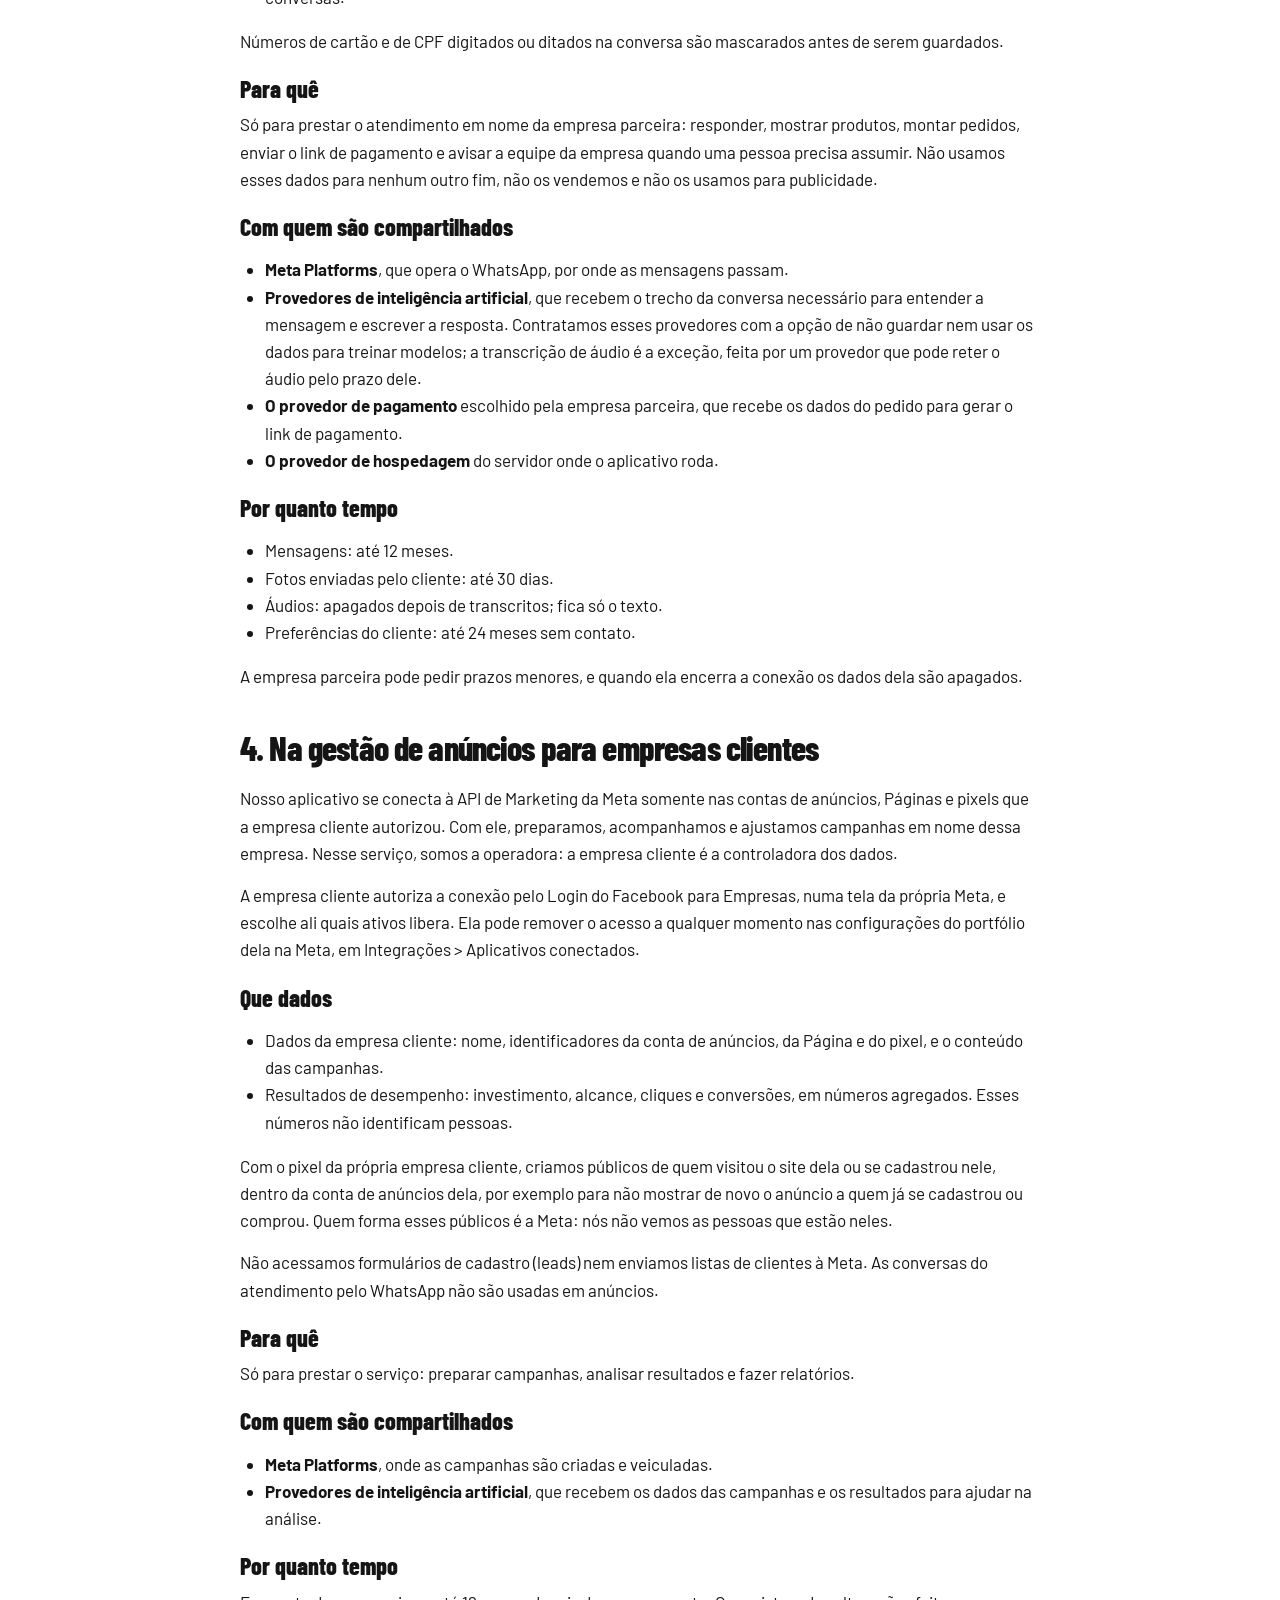
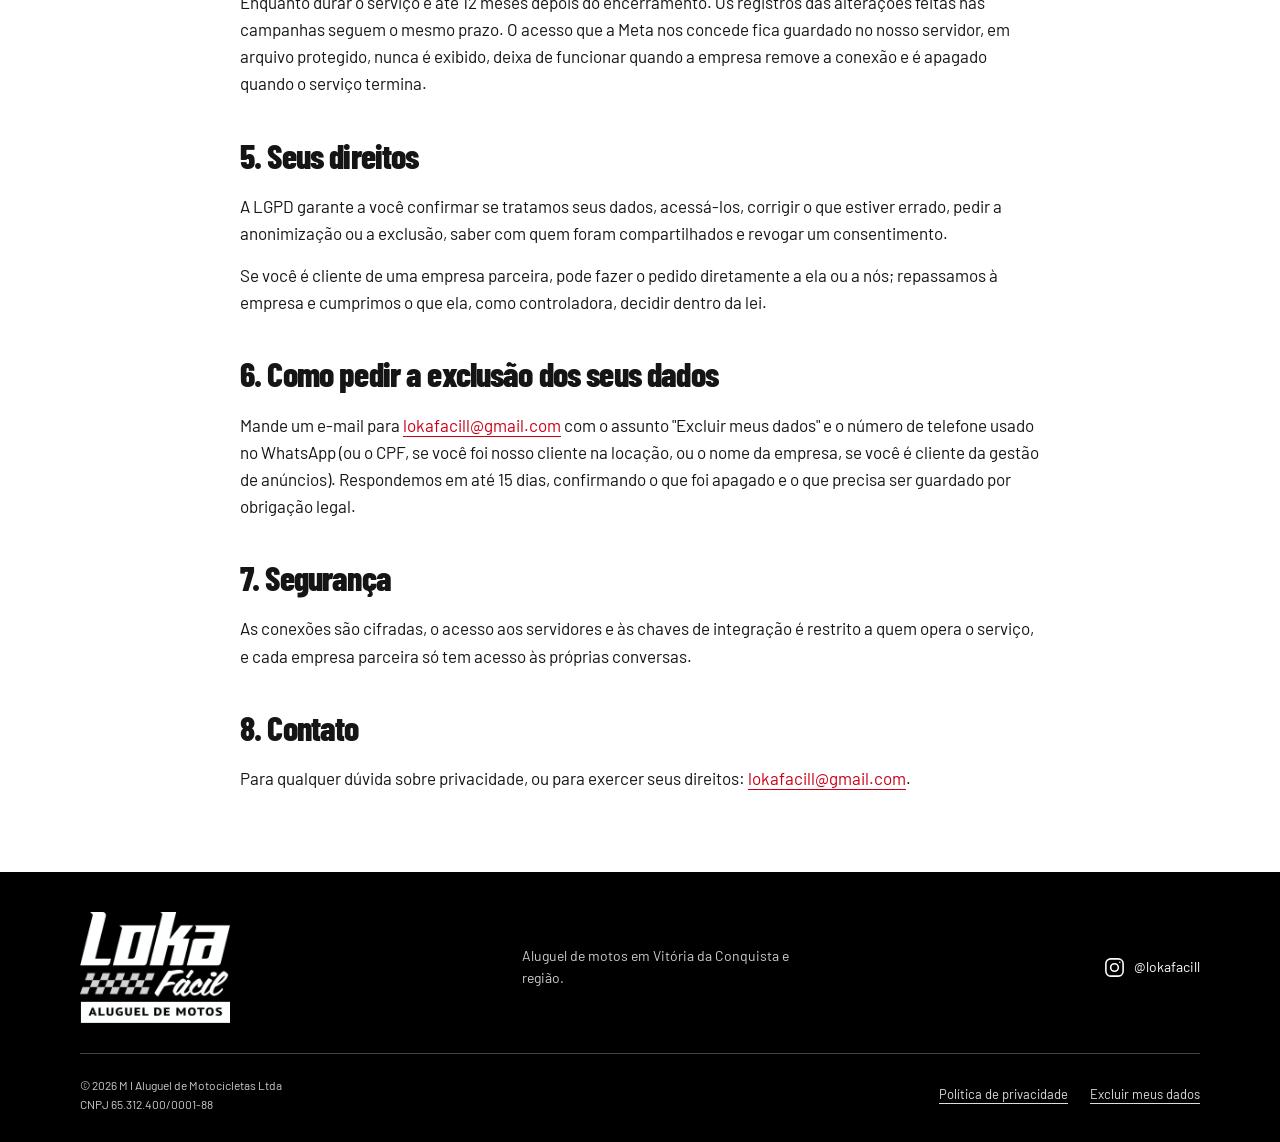
<file: privacidade.html>
<!doctype html>
<html lang="pt-BR"><head><meta charset="utf-8"><meta name="viewport" content="width=device-width, initial-scale=1"><title>Política de privacidade — LokaFácil Aluguel</title><meta name="description" content="Como a LokaFácil Aluguel trata dados pessoais, na locação de motos e no atendimento pelo WhatsApp para empresas parceiras."><meta name="theme-color" content="#f8081a"><link rel="canonical" href="https://lokafacill.com.br/privacidade.html"><link rel="icon" href="[data-uri]" type="image/jpeg"><meta property="og:title" content="Política de privacidade — LokaFácil Aluguel"><meta property="og:description" content="Como a LokaFácil Aluguel trata dados pessoais, na locação de motos e no atendimento pelo WhatsApp para empresas parceiras."><meta property="og:url" content="https://lokafacill.com.br/privacidade.html"><meta property="og:type" content="website"><meta property="og:locale" content="pt_BR"><meta property="og:image" content="https://lokafacill.com.br/img/og-lokafacil.png"><meta property="og:image:width" content="1200"><meta property="og:image:height" content="630"><meta property="og:image:alt" content="LokaFácil Aluguel — aluguel de motos em Vitória da Conquista"><link rel="preconnect" href="https://fonts.googleapis.com"><link rel="preconnect" href="https://fonts.gstatic.com" crossorigin><link href="https://fonts.googleapis.com/css2?family=Barlow:wght@400;600;700&family=Barlow+Condensed:ital,wght@0,700;0,800;0,900;1,900&display=swap" rel="stylesheet"><style>
:root{--red:#f8081a;--action:#c90016;--ink:#151515;--muted:#595959;--paper:#fff;--soft:#f4f4f3;--line:#dededb;--yellow:#ffda4a;--display:'Barlow Condensed','Impact',sans-serif;--body:'Barlow','Verdana',sans-serif}
*{box-sizing:border-box}html{scroll-behavior:smooth;scroll-padding-top:150px}body{margin:0;color:var(--ink);background:var(--paper);font-family:var(--body);font-size:17px;line-height:1.6}a{color:inherit;text-underline-offset:4px}a,summary{-webkit-tap-highlight-color:transparent}a:focus-visible,summary:focus-visible{outline:3px solid #1768aa;outline-offset:5px}h1,h2,h3,p{margin:0}h1,h2,h3{font-family:var(--display);font-weight:800;line-height:1.02}h2{font-size:clamp(40px,5.3vw,68px);letter-spacing:-.025em}h3{font-size:32px}img,svg{max-width:100%}.wrap{width:min(1120px,calc(100% - 48px));margin-inline:auto}.svg-defs{position:absolute;width:0;height:0;overflow:hidden}.icon{width:23px;height:23px;flex:none;fill:none;stroke:currentColor;stroke-width:1.65;stroke-linecap:round;stroke-linejoin:round}.nowrap{white-space:nowrap}.skip{position:fixed;z-index:100;left:16px;top:-100px;background:var(--ink);color:white;padding:12px 20px}.skip:focus{top:12px}.button{min-height:52px;display:inline-flex;align-items:center;justify-content:center;gap:12px;padding:12px 24px;border-radius:7px;text-decoration:none;font-size:16px;font-weight:700;line-height:1.4;transition:background .16s,transform .16s}.button:hover{transform:translateY(-2px)}.button-primary{color:#fff;background:var(--action)}.button-primary:hover{background:#aa0012}.button-secondary{background:#fff;border:1px solid #b8b8b4}.button-secondary:hover{background:var(--soft)}.button-dark{background:var(--ink);color:#fff}.button-light{background:#fff;color:var(--ink)}.button-yellow{background:var(--yellow);color:var(--ink)}.button-full{width:100%}.brand{display:inline-flex;align-items:center;text-decoration:none;flex:none;line-height:1}.brand img{display:block;width:104px;height:auto}.footer .brand img{width:150px}.site-header{position:sticky;top:0;z-index:30;background:rgba(255,255,255,.96);border-bottom:1px solid var(--line);backdrop-filter:blur(12px)}.header-inner{display:flex;align-items:center;justify-content:space-between;gap:20px;min-height:90px}.main-nav{display:flex;gap:25px}.main-nav a{min-width:44px;display:flex;align-items:center;min-height:44px;text-decoration:none;font-size:15px;font-weight:600}.main-nav a:hover{color:var(--action)}.header-cta{min-height:44px;padding:10px 18px;font-size:14px}.header-cta .icon{width:19px;height:19px}
.hero{position:relative;overflow:clip;padding:66px 0 54px;text-align:center;background:radial-gradient(ellipse at 50% 25%,#fff 35%,#f4f4f3 100%)}.hero::before,.hero::after{content:'';position:absolute;width:240px;height:520px;top:70px;border:1px solid #dfdfdb;transform:rotate(28deg);border-radius:150px;pointer-events:none}.hero::before{left:calc(50% - 690px)}.hero::after{right:calc(50% - 690px)}.hero-content{position:relative;z-index:1}.location{display:inline-flex;align-items:center;gap:8px;font-size:14px;font-weight:600;border:1px solid var(--line);border-radius:30px;padding:7px 14px;background:#fff}.location .icon{width:17px;height:17px;color:var(--action)}.hero h1{font-size:clamp(64px,8.7vw,116px);letter-spacing:-.035em;line-height:.97;margin:25px auto 22px;max-width:960px}.hero h1 span{display:block;color:var(--red)}.hero-description{max-width:575px;margin:auto;color:var(--muted);font-size:20px;line-height:1.55}.hero-actions{display:flex;justify-content:center;gap:12px;margin-top:28px}.hero-note{margin-top:16px;font-size:13px;color:var(--muted)}.hero-bottom{display:flex;justify-content:center;gap:27px;list-style:none;padding:0;margin:35px 0 0;font-size:14px;font-weight:600}.hero-bottom li{display:flex;align-items:center;gap:7px}.hero-bottom .icon{color:var(--action);width:18px;height:18px}.checkered{height:10px;background:conic-gradient(var(--ink) 25%,#fff 0 50%,var(--ink) 0 75%,#fff 0);background-size:20px 20px;opacity:.12}
.section{padding:88px 0}.section-heading{max-width:760px;margin:0 auto 38px;text-align:center}.section-heading p{margin-top:16px;color:var(--muted);font-size:18px;max-width:610px;margin-inline:auto}.section-kicker{display:block;color:var(--action);font-size:15px;font-weight:700;margin-bottom:12px}.plans-grid{display:grid;grid-template-columns:1fr 1fr;gap:22px;align-items:stretch}.plan{min-width:0;border:1px solid var(--line);border-radius:15px;padding:34px;position:relative;display:flex;flex-direction:column}.plan-dark{background:var(--ink);color:#fff;border-color:var(--ink)}.plan-light{background:var(--soft)}.plan-top{display:flex;align-items:center;justify-content:space-between;gap:12px;padding-bottom:22px;border-bottom:1px solid #d1d1cd}.plan-dark .plan-top{border-color:#494949}.plan-label{font-size:13px;border:1px solid #bbb;border-radius:30px;padding:4px 11px;font-weight:600;white-space:normal;text-align:center}.plan-dark .plan-label{border-color:#666;color:var(--yellow)}.plan-top .icon{width:31px;height:31px}.plan h3{min-height:2.04em;margin-top:22px;font-size:36px;max-width:340px}.plan-description{font-size:16px;line-height:1.55;min-height:50px;margin-top:12px;color:var(--muted)}.plan-dark .plan-description{color:#c4c4c4}.price{display:flex;flex-wrap:wrap;row-gap:8px;align-items:baseline;gap:5px;margin-top:25px;font-family:var(--display);font-weight:800;line-height:1}.price-currency{font-size:29px}.price-value{font-size:100px;letter-spacing:-.03em}.price-period{font-family:var(--body);font-size:15px;font-weight:400;margin-left:6px}.plan-dark .price{color:var(--yellow)}.deposit{margin-top:10px;font-size:16px}.deposit strong{font-weight:700}.plan-list{list-style:none;padding:0;margin:27px 0 28px;display:grid;gap:11px;font-size:16px}.plan-list li{display:flex;align-items:flex-start;gap:8px}.plan-list .icon{width:18px;height:18px;margin-top:4px;color:var(--action)}.plan-dark .plan-list .icon{color:var(--yellow)}.plan .button{margin-top:auto}.plans-note{max-width:710px;text-align:center;margin:21px auto 0;font-size:14px;color:var(--muted)}
.advantages{background:var(--soft)}.advantages-heading{display:grid;grid-template-columns:1.2fr 1fr;gap:80px;align-items:end;margin-bottom:39px}.advantages-heading p{color:var(--muted);font-size:18px}.benefits{display:grid;grid-template-columns:repeat(3,1fr);gap:32px}.benefit{padding-top:29px;border-top:1px solid #c9c9c5}.benefit-icon{width:54px;height:54px;display:grid;place-items:center;color:var(--action);background:#fff;border-radius:12px;margin-bottom:21px}.benefit-icon .icon{width:29px;height:29px}.benefit p{color:var(--muted);font-size:16px;margin-top:12px;max-width:330px}
.process-layout{display:grid;grid-template-columns:1fr 1.15fr;gap:70px;align-items:start}.process-copy p{margin:18px 0 26px;color:var(--muted);font-size:18px}.documents{margin-top:32px;padding:22px;background:var(--soft);border-left:3px solid var(--red);border-radius:0 7px 7px 0}.documents h3{font-family:var(--body);font-size:16px;line-height:1.4}.documents ul{margin:11px 0 0;padding-left:20px;font-size:15px}.steps{list-style:none;margin:0;padding:0}.steps li{display:grid;grid-template-columns:48px 1fr;gap:18px;padding:0 0 28px;margin-bottom:28px;border-bottom:1px solid var(--line)}.steps li:last-child{margin-bottom:0}.step-number{font-family:var(--display);font-size:37px;font-weight:800;color:var(--action);line-height:1}.steps h3{font-size:30px}.steps p{color:var(--muted);font-size:16px;margin-top:9px}
.faq{background:var(--soft)}.faq-layout{display:grid;grid-template-columns:.8fr 1.2fr;gap:70px}.faq-intro p{color:var(--muted);margin-top:18px;max-width:310px}.faq-intro a{display:inline-flex;min-height:44px;align-items:center;gap:10px;margin-top:20px;font-weight:700;color:var(--action);text-decoration:none}.faq-list details{border-bottom:1px solid #c6c6c2;padding:0}.faq-list details:first-child{border-top:1px solid #c6c6c2}.faq-list summary{position:relative;list-style:none;cursor:pointer;padding:22px 38px 22px 0;font-size:17px;font-weight:600;line-height:1.5;min-height:66px}.faq-list summary::-webkit-details-marker{display:none}.faq-list summary::after{content:'+';position:absolute;right:3px;top:17px;font-size:28px;color:var(--action);font-weight:400}.faq-list details[open] summary::after{content:'−'}.faq-list details p{margin:0 0 23px;color:var(--muted);font-size:16px}
.contact{padding:78px 0;background:var(--action);color:#fff;position:relative;overflow:clip}.contact::after{content:'';width:220px;height:220px;position:absolute;right:-45px;top:-40px;border:35px solid #ffffff0d;border-radius:50%;pointer-events:none}.contact-layout{display:flex;align-items:center;justify-content:space-between;gap:60px;position:relative;z-index:1}.contact-copy{max-width:590px}.contact h2{font-size:clamp(44px,5.7vw,72px)}.contact-copy p{margin-top:16px;max-width:470px;font-size:18px}.contact-actions{flex:none;display:grid;gap:13px;min-width:265px}.contact-links{display:flex;justify-content:center;gap:22px}.contact-links a{display:inline-flex;gap:7px;align-items:center;min-height:44px;font-size:15px;text-decoration:none}.contact-links .icon{width:19px;height:19px}
.company{padding:76px 0}.company-layout{display:grid;grid-template-columns:.7fr 1.3fr;gap:70px}.company-heading h2{font-size:48px}.company-heading p{margin-top:18px;color:var(--muted);max-width:300px;font-size:16px}.company-data{display:grid;grid-template-columns:1fr 1fr;gap:24px 30px;margin:0}.company-data div{min-width:0}.company-data .wide{grid-column:1/-1}.company-data dt{font-size:13px;color:var(--muted);margin-bottom:5px}.company-data dd{margin:0;font-size:16px;font-weight:600;line-height:1.5;overflow-wrap:anywhere}.company-data dd a{min-height:44px;display:inline-flex;align-items:center}.business-service{margin-top:45px;border-top:1px solid var(--line);padding-top:28px;display:grid;grid-template-columns:.7fr 1.3fr;gap:70px}.business-service h3{font-size:26px;line-height:1.15}.business-service p{font-size:15px;color:var(--muted)}
.footer{background:#000;color:#fff;padding:40px 0 25px}.footer-top{display:flex;align-items:center;gap:30px;justify-content:space-between;padding-bottom:30px;border-bottom:1px solid #444}.footer-top p{font-size:14px;color:#ccc;max-width:290px}.footer-instagram{display:inline-flex;align-items:center;gap:8px;min-height:44px;font-size:14px;text-decoration:none}.footer-bottom{display:flex;justify-content:space-between;align-items:center;gap:25px;margin-top:19px}.footer-bottom p{font-size:12px;color:#ccc}.footer-bottom nav{display:flex;gap:22px}.footer-bottom a{display:flex;align-items:center;min-height:44px;font-size:13px;color:#ddd}.mobile-cta{display:none}
.document-header{padding:58px 0;background:var(--soft);border-bottom:1px solid var(--line)}.document-header h1{font-size:clamp(46px,7vw,78px);margin-top:25px}.documento{width:min(800px,calc(100% - 48px));margin:55px auto 80px}.documento h2{font-size:34px;margin-bottom:18px;line-height:1.15}.documento h3{font-size:24px;margin:22px 0 10px}.documento section{margin-top:38px}.documento p,.documento li{font-size:17px}.documento p+p{margin-top:15px}.documento ul{padding-left:25px}.documento a{color:var(--action);overflow-wrap:anywhere}.documento .junto{white-space:nowrap}.documento .atualizada{font-size:15px;color:var(--muted)}.documento [id]{scroll-margin-top:25px}
@media(min-width:769px) and (prefers-reduced-motion:no-preference){.hero h1{animation:arrive .65s ease both}.hero-description{animation:arrive .65s .12s ease both}.hero-actions{animation:arrive .65s .22s ease both}@keyframes arrive{from{opacity:0;transform:translateY(15px)}to{opacity:1;transform:none}}}
@media(max-width:1024px){.main-nav{gap:18px}.hero h1{font-size:99px}.advantages-heading,.process-layout,.faq-layout,.company-layout,.business-service{gap:35px}.contact-layout{gap:30px}.contact-copy{max-width:520px}.plan{padding:28px}}
@media(max-width:768px){.wrap{width:calc(100% - 40px)}html{scroll-padding-top:140px}.header-inner{flex-wrap:wrap;gap:0;padding-top:13px;min-height:0}.brand img{width:90px}.header-cta{margin-left:auto}.main-nav{width:100%;justify-content:center;gap:35px;order:3;margin-top:8px}.main-nav a{font-size:14px;min-height:45px}.hero{padding:43px 0 43px}.hero h1{font-size:clamp(60px,10vw,86px);margin-top:22px;max-width:640px}.hero-description{font-size:18px;max-width:470px}.hero::before{left:-190px}.hero::after{right:-190px}.hero-bottom{gap:16px;font-size:12px;margin-top:26px}.hero-bottom li{gap:4px}.hero-bottom .icon{width:15px;height:15px}.section{padding:62px 0}.section-heading{margin-bottom:29px}.section-heading p{font-size:17px}.plan{padding:25px}.plan h3{font-size:31px}.plan-label{font-size:12px}.price-value{font-size:88px}.price-period{font-size:13px;margin-left:1px}.price-currency{font-size:24px}.plan-description,.plan-list,.deposit{font-size:15px}.advantages-heading{grid-template-columns:1fr;gap:17px}.benefits{gap:22px}.benefit h3{font-size:29px}.benefit p{font-size:15px}.process-layout,.faq-layout,.company-layout{grid-template-columns:1fr;gap:36px}.process-copy{max-width:640px}.documents{max-width:440px}.faq-intro p{max-width:500px}.contact{padding:58px 0}.contact-layout{flex-direction:column;align-items:flex-start;gap:29px}.contact-copy{max-width:620px}.contact-actions{min-width:0;width:min(390px,100%)}.contact-links{justify-content:flex-start;padding-left:8px}.company{padding:60px 0}.company-heading h2{font-size:43px}.company-heading p{max-width:500px}.business-service{grid-template-columns:1fr;gap:15px}.footer-top{flex-wrap:wrap;gap:20px}.footer-top p{max-width:220px}.footer-bottom{align-items:flex-start}.footer-bottom nav{gap:12px;flex-direction:column}.footer-bottom a{min-height:44px}.documento{width:calc(100% - 40px)}}
@media(max-width:540px){.wrap{width:calc(100% - 36px)}.header-cta{padding:9px 11px;font-size:13px;gap:7px}.header-cta .icon{width:17px;height:17px}.main-nav{gap:0;justify-content:space-around}.main-nav a{padding-inline:12px}.hero{padding:35px 0 36px}.location{font-size:12px;padding:6px 11px}.hero h1{font-size:clamp(57px,14.3vw,77px);line-height:.99;letter-spacing:-.028em;max-width:380px}.hero h1 span{max-width:320px;margin-inline:auto}.hero-description{font-size:16px;max-width:330px}.hero-actions{flex-direction:column;gap:9px;max-width:350px;margin:24px auto 0}.hero-actions .button{width:100%}.hero-note{font-size:12px;max-width:290px;margin-inline:auto;line-height:1.5}.hero-bottom{flex-wrap:wrap;gap:7px 14px;font-size:12px;max-width:320px;margin-inline:auto}.hero::before,.hero::after{display:none}.section{padding:53px 0}.section-heading{text-align:left;margin-bottom:25px}.section-heading h2{font-size:46px}.section-heading p{font-size:16px}.section-kicker{font-size:14px;margin-bottom:10px}.plans-grid{grid-template-columns:1fr;gap:18px}.plan{padding:26px}.plan h3{min-height:0;font-size:35px}.plan-description{min-height:0}.price-value{font-size:98px}.price-period{font-size:15px;margin-left:6px}.plan-list{margin:24px 0}.plans-note{text-align:left;font-size:13px;line-height:1.6}.advantages-heading{margin-bottom:20px}.advantages-heading h2{font-size:45px}.advantages-heading p{font-size:16px}.benefits{grid-template-columns:1fr;gap:0}.benefit{position:relative;display:grid;grid-template-columns:48px 1fr;column-gap:17px;padding:23px 0}.benefit-icon{grid-row:1/3;width:48px;height:48px;margin:0}.benefit h3{font-size:28px;margin-top:0}.benefit p{font-size:15px;margin-top:9px;max-width:none}.process-layout{gap:30px}.process-copy h2,.faq-intro h2{font-size:45px}.process-copy p{font-size:16px;margin-bottom:21px}.documents{margin-top:23px}.steps li{grid-template-columns:37px 1fr;gap:13px;margin-bottom:22px;padding-bottom:22px}.steps h3{font-size:28px}.steps p{font-size:15px}.faq-layout{gap:27px}.faq-intro a{margin-top:12px}.faq-list summary{font-size:16px;padding-block:19px}.faq-list details p{font-size:15px}.contact h2{font-size:53px}.contact-copy p{font-size:16px}.contact{padding:50px 0}.contact-actions{width:100%}.company-data{grid-template-columns:1fr;gap:20px}.company-data .wide{grid-column:auto}.company-data dd{font-size:15px}.company-heading h2{font-size:40px}.business-service p{font-size:14px}.footer{padding-bottom:105px}.footer-top{gap:17px;align-items:flex-start;flex-direction:column}.footer-top p{max-width:300px}.footer-bottom{flex-direction:column;gap:12px}.footer-bottom nav{flex-direction:row;flex-wrap:wrap;gap:8px 20px}.footer-bottom a{min-height:44px}.mobile-cta{display:flex;position:fixed;z-index:35;bottom:0;left:0;right:0;padding:10px 18px calc(10px + env(safe-area-inset-bottom));background:#fffffff5;border-top:1px solid var(--line);backdrop-filter:blur(10px)}.mobile-cta .button{min-height:46px;width:100%;font-size:15px}.document-header{padding:35px 0}.documento{width:calc(100% - 36px);margin-top:35px}.documento h2{font-size:29px}.documento p,.documento li{font-size:16px}.privacy-page .footer{padding-bottom:30px}}
@media(prefers-reduced-motion:reduce){html{scroll-behavior:auto}*,*::before,*::after{animation:none!important;transition:none!important}}
</style></head><body class="privacy-page"><a class="skip" href="#conteudo">Pular para o conteúdo</a><svg xmlns="http://www.w3.org/2000/svg" class="svg-defs" aria-hidden="true"><defs><symbol id="arrow" viewBox="0 0 24 24"><path d="M5 12h14m-6-6 6 6-6 6"/></symbol><symbol id="pin" viewBox="0 0 24 24"><path d="M20 10c0 6-8 11-8 11S4 16 4 10a8 8 0 1 1 16 0Z"/><circle cx="12" cy="10" r="2.5"/></symbol><symbol id="check" viewBox="0 0 24 24"><path d="m5 12 4 4L19 6"/></symbol><symbol id="bike" viewBox="0 0 24 24"><circle cx="5" cy="17" r="4"/><circle cx="19" cy="17" r="4"/><path d="m5 17 5-8h4l5 8M8 17h6l-4-8M13 5h3l3 12M6 9h4"/></symbol><symbol id="key" viewBox="0 0 24 24"><circle cx="8" cy="8" r="5"/><path d="m12 12 9 9m-3-3 3-3m-6 0 3-3"/></symbol><symbol id="tool" viewBox="0 0 24 24"><path d="M14 4a6 6 0 0 0-7 8L2 17a3 3 0 0 0 5 5l5-5a6 6 0 0 0 8-7l-4 4-4-4Z"/></symbol><symbol id="whatsapp" viewBox="0 0 24 24"><path d="M20.4 3.6a11 11 0 0 0-17.2 13L1.5 22.5l6-1.6a11 11 0 0 0 12.9-17.3Z"/><path d="M8 6.5c-.5 0-1.5 1-1.5 2.5 0 3 4.5 7.5 7.5 7.5 1.5 0 2.5-1 2.5-1.5l-3-1.5-1 1c-2-1-3.5-2.5-4.5-4.5l1-1Z"/></symbol><symbol id="mail" viewBox="0 0 24 24"><rect x="2" y="4" width="20" height="16" rx="2"/><path d="m2 6 10 7L22 6"/></symbol><symbol id="instagram" viewBox="0 0 24 24"><rect x="3" y="3" width="18" height="18" rx="5"/><circle cx="12" cy="12" r="4"/><path d="M17.5 6.5h.01"/></symbol></defs></svg><header class="document-header"><div class="wrap"><a class="brand" href="index.html" aria-label="LokaFácil Aluguel — página inicial"><img src="[data-uri]" width="656" height="484" alt="" decoding="async"></a><h1>Política de privacidade</h1><p style="margin-top:20px"><a class="button button-secondary" href="index.html">Voltar à página inicial</a> <a class="button button-primary" href="#exclusao">Excluir meus dados</a></p></div></header><div id="conteudo"><main class="documento">

    <p class="atualizada">Como tratamos dados pessoais, de acordo com a Lei Geral de Proteção de Dados (Lei 13.709/2018). Atualizada em 5 de novembro de 2026.</p>

    <section aria-labelledby="t-quem">
      <h2 id="t-quem">1. Quem somos</h2>
      <p><strong>M I Aluguel de Motocicletas Ltda</strong> (nome fantasia LokaFácil Aluguel), <span class="junto">CNPJ 65.312.400/0001-88</span>, Rua Antônio Andrade, 180, Recreio, Vitória da Conquista, BA, <span class="junto">CEP 45020-230</span>. Contato: <a href="mailto:lokafacill@gmail.com">lokafacill@gmail.com</a> ou <span class="junto">(77) 99920-9558</span>.</p>
      <p>Tratamos dados em três papéis diferentes:</p>
      <ul>
        <li><strong>Na locação de motos</strong>, somos a <strong>controladora</strong> dos dados dos nossos clientes.</li>
        <li><strong>No atendimento pelo WhatsApp para empresas parceiras</strong>, somos a <strong>operadora</strong>: tratamos as mensagens em nome da empresa parceira, que é a controladora dos dados dos clientes dela.</li>
        <li><strong>Na gestão de anúncios para empresas clientes</strong>, somos a <strong>operadora</strong>: tratamos os dados das campanhas em nome da empresa cliente, que é a controladora desses dados.</li>
      </ul>
    </section>

    <section aria-labelledby="t-locacao">
      <h2 id="t-locacao">2. Na locação de motos</h2>
      <h3>Que dados</h3>
      <p>Nome, CPF, documento de habilitação, telefone, e-mail, endereço e os dados do contrato de locação e do pagamento.</p>
      <h3>Para quê</h3>
      <p>Para fazer e cumprir o contrato de locação, cobrar, emitir documentos fiscais, cumprir obrigações legais e proteger o veículo.</p>
      <h3>Por quanto tempo</h3>
      <p>Enquanto durar o contrato e, depois, pelo prazo que a lei exige para guardar documentos fiscais e contratuais.</p>
    </section>

    <section aria-labelledby="t-whatsapp">
      <h2 id="t-whatsapp">3. No atendimento pelo WhatsApp para empresas parceiras</h2>
      <p>Nosso aplicativo se conecta, pela plataforma oficial do WhatsApp Business, somente às contas de WhatsApp das empresas parceiras que autorizaram essa conexão. Ele recebe e envia mensagens em nome dessas empresas e responde aos clientes delas com uma atendente virtual.</p>
      <h3>Que dados</h3>
      <ul>
        <li>Telefone e nome informado pelo cliente da empresa parceira.</li>
        <li>O conteúdo das conversas: textos, fotos e áudios enviados.</li>
        <li>O que o cliente informar para comprar: tamanhos, preferências, endereço de entrega e os dados do pedido.</li>
        <li>As mensagens que a equipe da empresa parceira envia pelo próprio aplicativo do WhatsApp nessas conversas.</li>
      </ul>
      <p>Números de cartão e de CPF digitados ou ditados na conversa são mascarados antes de serem guardados.</p>
      <h3>Para quê</h3>
      <p>Só para prestar o atendimento em nome da empresa parceira: responder, mostrar produtos, montar pedidos, enviar o link de pagamento e avisar a equipe da empresa quando uma pessoa precisa assumir. Não usamos esses dados para nenhum outro fim, não os vendemos e não os usamos para publicidade.</p>
      <h3>Com quem são compartilhados</h3>
      <ul>
        <li><strong>Meta Platforms</strong>, que opera o WhatsApp, por onde as mensagens passam.</li>
        <li><strong>Provedores de inteligência artificial</strong>, que recebem o trecho da conversa necessário para entender a mensagem e escrever a resposta. Contratamos esses provedores com a opção de não guardar nem usar os dados para treinar modelos; a transcrição de áudio é a exceção, feita por um provedor que pode reter o áudio pelo prazo dele.</li>
        <li><strong>O provedor de pagamento</strong> escolhido pela empresa parceira, que recebe os dados do pedido para gerar o link de pagamento.</li>
        <li><strong>O provedor de hospedagem</strong> do servidor onde o aplicativo roda.</li>
      </ul>
      <h3>Por quanto tempo</h3>
      <ul>
        <li>Mensagens: até 12 meses.</li>
        <li>Fotos enviadas pelo cliente: até 30 dias.</li>
        <li>Áudios: apagados depois de transcritos; fica só o texto.</li>
        <li>Preferências do cliente: até 24 meses sem contato.</li>
      </ul>
      <p>A empresa parceira pode pedir prazos menores, e quando ela encerra a conexão os dados dela são apagados.</p>
    </section>

    <section aria-labelledby="t-anuncios">
      <h2 id="t-anuncios">4. Na gestão de anúncios para empresas clientes</h2>
      <p>Nosso aplicativo se conecta à API de Marketing da Meta somente nas contas de anúncios, Páginas e pixels que a empresa cliente autorizou. Com ele, preparamos, acompanhamos e ajustamos campanhas em nome dessa empresa. Nesse serviço, somos a operadora: a empresa cliente é a controladora dos dados.</p>
      <p>A empresa cliente autoriza a conexão pelo Login do Facebook para Empresas, numa tela da própria Meta, e escolhe ali quais ativos libera. Ela pode remover o acesso a qualquer momento nas configurações do portfólio dela na Meta, em Integrações &gt; Aplicativos conectados.</p>
      <h3>Que dados</h3>
      <ul>
        <li>Dados da empresa cliente: nome, identificadores da conta de anúncios, da Página e do pixel, e o conteúdo das campanhas.</li>
        <li>Resultados de desempenho: investimento, alcance, cliques e conversões, em números agregados. Esses números não identificam pessoas.</li>
      </ul>
      <p>Com o pixel da própria empresa cliente, criamos públicos de quem visitou o site dela ou se cadastrou nele, dentro da conta de anúncios dela, por exemplo para não mostrar de novo o anúncio a quem já se cadastrou ou comprou. Quem forma esses públicos é a Meta: nós não vemos as pessoas que estão neles.</p>
      <p>Não acessamos formulários de cadastro (leads) nem enviamos listas de clientes à Meta. As conversas do atendimento pelo WhatsApp não são usadas em anúncios.</p>
      <h3>Para quê</h3>
      <p>Só para prestar o serviço: preparar campanhas, analisar resultados e fazer relatórios.</p>
      <h3>Com quem são compartilhados</h3>
      <ul>
        <li><strong>Meta Platforms</strong>, onde as campanhas são criadas e veiculadas.</li>
        <li><strong>Provedores de inteligência artificial</strong>, que recebem os dados das campanhas e os resultados para ajudar na análise.</li>
      </ul>
      <h3>Por quanto tempo</h3>
      <p>Enquanto durar o serviço e até 12 meses depois do encerramento. Os registros das alterações feitas nas campanhas seguem o mesmo prazo. O acesso que a Meta nos concede fica guardado no nosso servidor, em arquivo protegido, nunca é exibido, deixa de funcionar quando a empresa remove a conexão e é apagado quando o serviço termina.</p>
    </section>

    <section aria-labelledby="t-direitos">
      <h2 id="t-direitos">5. Seus direitos</h2>
      <p>A LGPD garante a você confirmar se tratamos seus dados, acessá-los, corrigir o que estiver errado, pedir a anonimização ou a exclusão, saber com quem foram compartilhados e revogar um consentimento.</p>
      <p>Se você é cliente de uma empresa parceira, pode fazer o pedido diretamente a ela ou a nós; repassamos à empresa e cumprimos o que ela, como controladora, decidir dentro da lei.</p>
    </section>

    <section aria-labelledby="exclusao">
      <h2 id="exclusao">6. Como pedir a exclusão dos seus dados</h2>
      <p>Mande um e-mail para <a href="mailto:lokafacill@gmail.com">lokafacill@gmail.com</a> com o assunto "Excluir meus dados" e o número de telefone usado no WhatsApp (ou o CPF, se você foi nosso cliente na locação, ou o nome da empresa, se você é cliente da gestão de anúncios). Respondemos em até 15 dias, confirmando o que foi apagado e o que precisa ser guardado por obrigação legal.</p>
    </section>

    <section aria-labelledby="t-seguranca">
      <h2 id="t-seguranca">7. Segurança</h2>
      <p>As conexões são cifradas, o acesso aos servidores e às chaves de integração é restrito a quem opera o serviço, e cada empresa parceira só tem acesso às próprias conversas.</p>
    </section>

    <section aria-labelledby="t-contato">
      <h2 id="t-contato">8. Contato</h2>
      <p>Para qualquer dúvida sobre privacidade, ou para exercer seus direitos: <a href="mailto:lokafacill@gmail.com">lokafacill@gmail.com</a>.</p>
    </section>

  </main></div><footer class="footer"><div class="wrap footer-top"><a class="brand" href="index.html" aria-label="LokaFácil Aluguel — página inicial"><img src="[data-uri]" width="656" height="484" alt="" decoding="async"></a><p>Aluguel de motos em Vitória da Conquista e região.</p><a class="footer-instagram" href="https://www.instagram.com/lokafacill/" target="_blank" rel="noopener noreferrer"><svg class="icon" aria-hidden="true"><use href="#instagram"/></svg> @lokafacill</a></div><div class="wrap footer-bottom"><p>© 2026 M I Aluguel de Motocicletas Ltda<br><span class="nowrap">CNPJ 65.312.400/0001-88</span></p><nav aria-label="Informações legais"><a href="privacidade.html">Política de privacidade</a><a href="privacidade.html#exclusao">Excluir meus dados</a></nav></div></footer></body></html>
</file>
